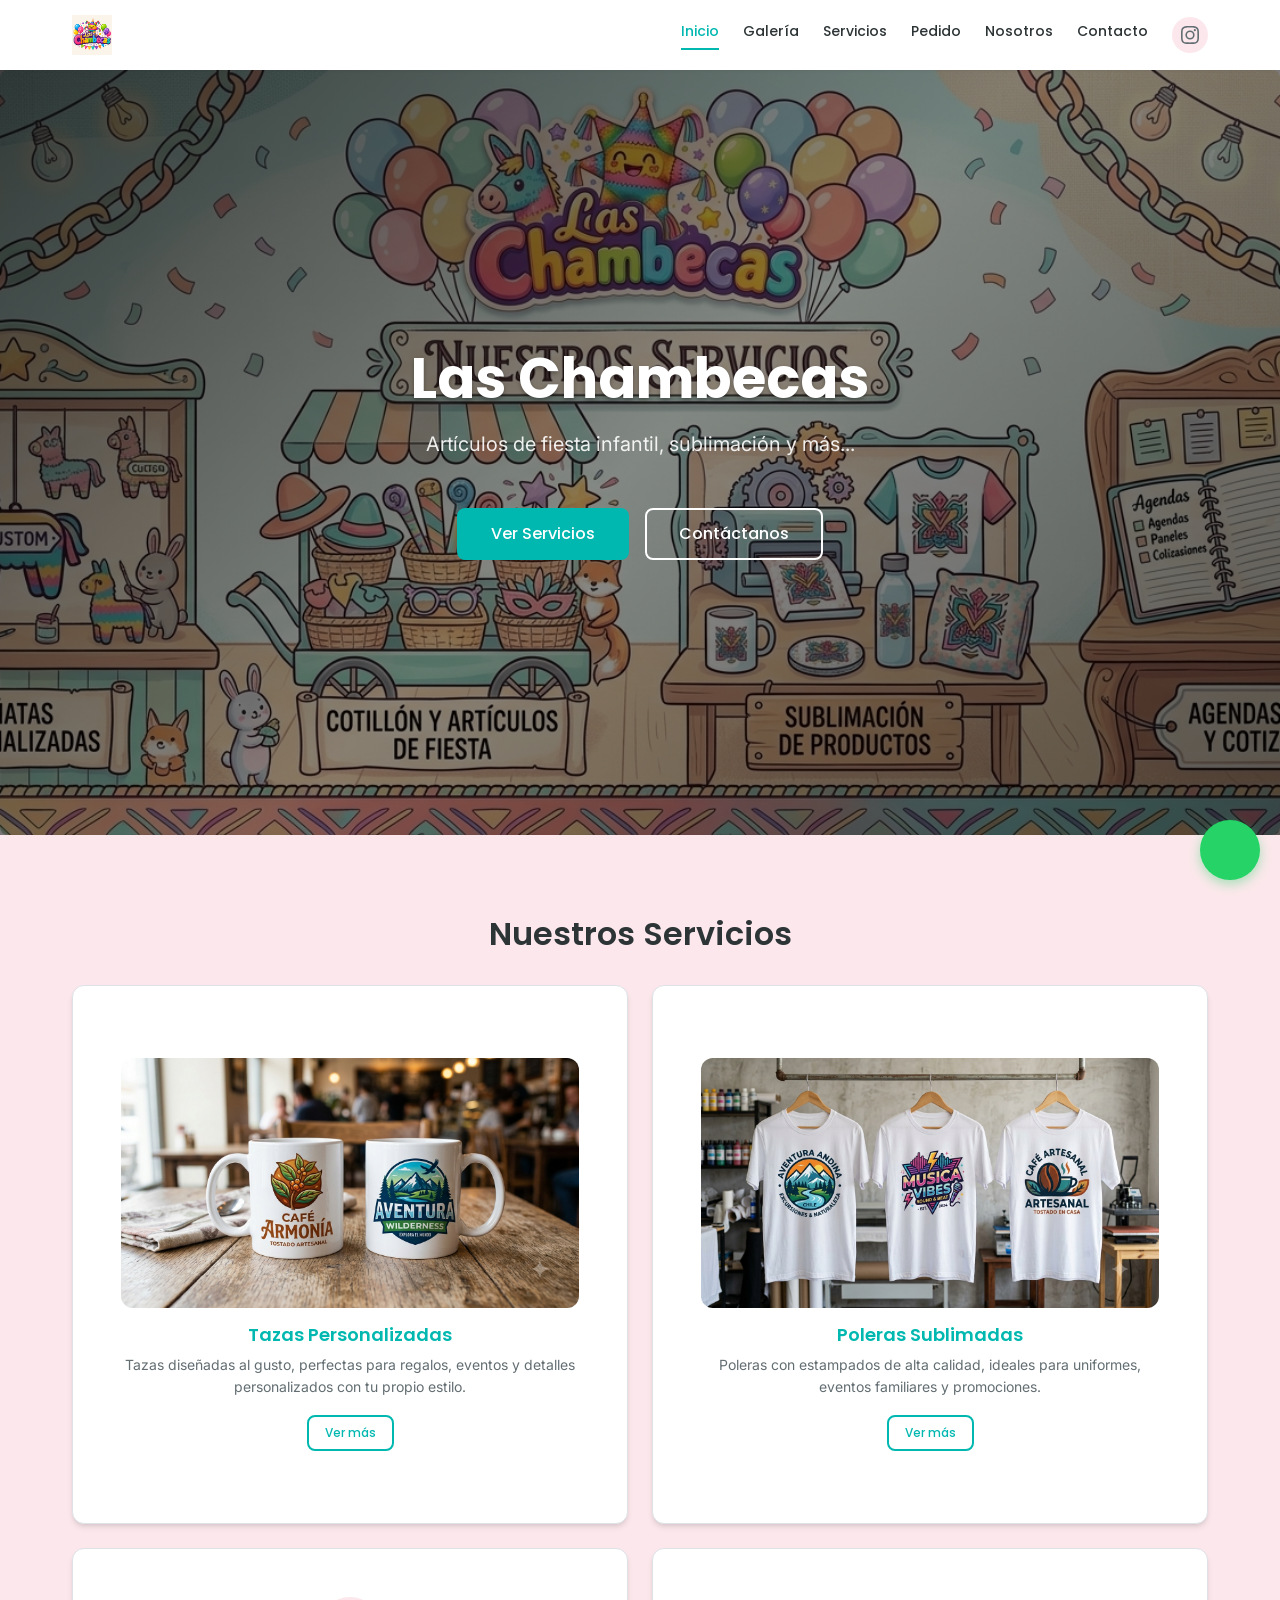
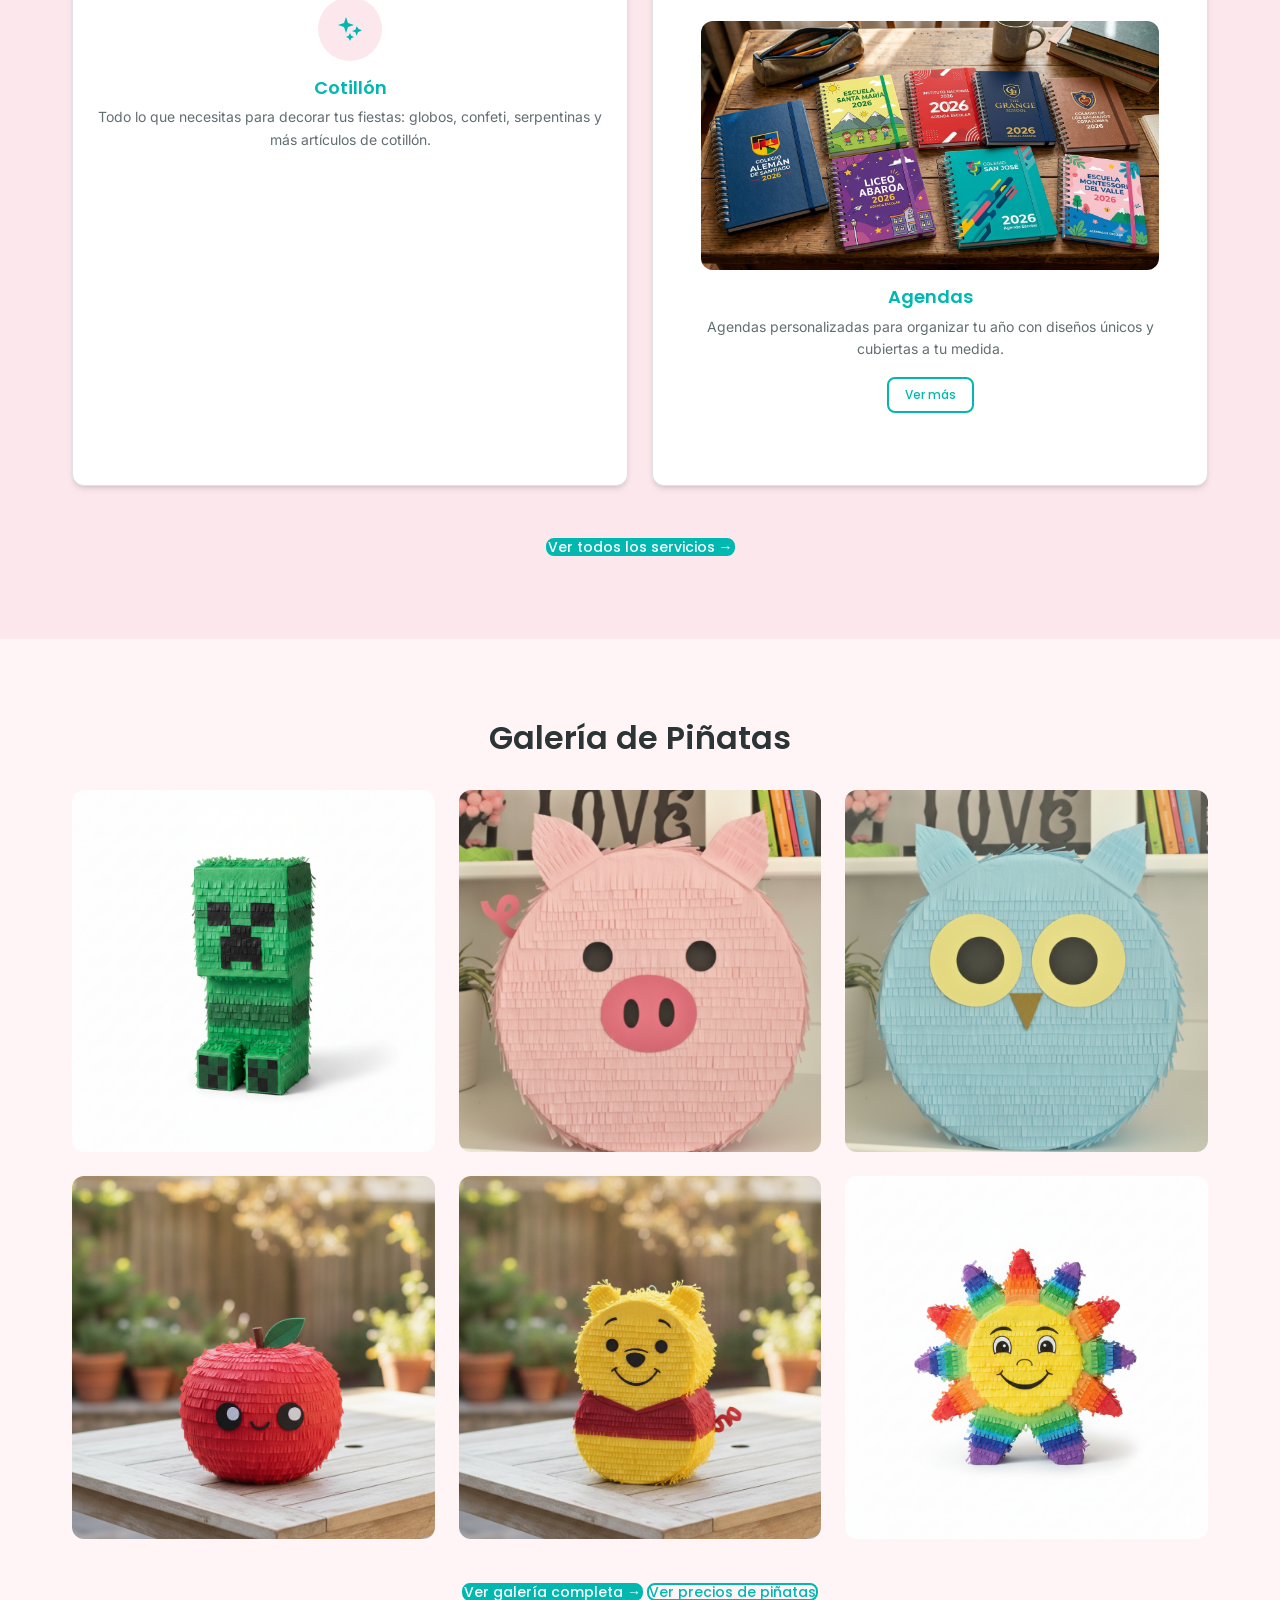
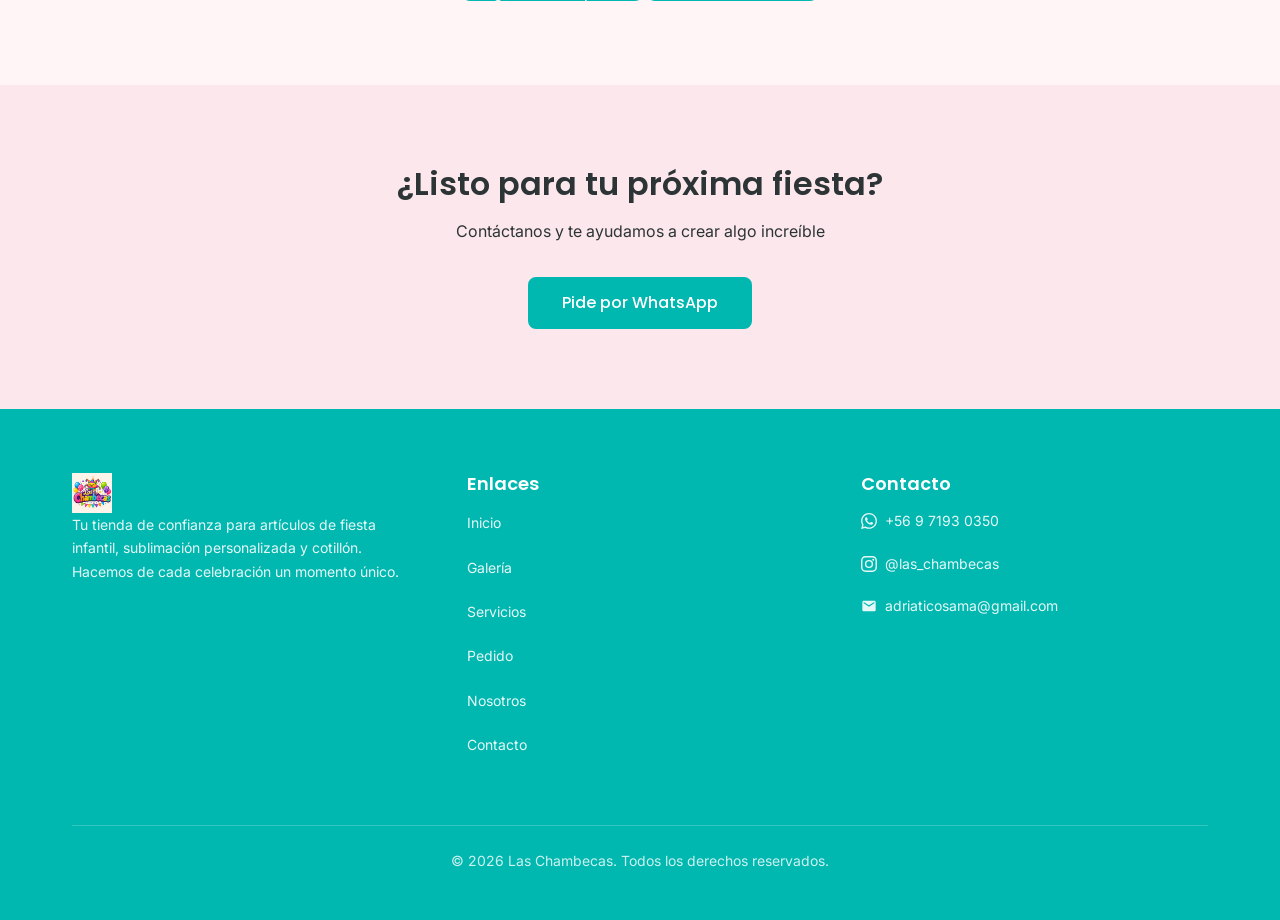
<file: index.html>
<!DOCTYPE html>
<html lang="es">
<head>
  <meta charset="UTF-8">
  <meta name="viewport" content="width=device-width, initial-scale=1.0">
  <meta name="description" content="Las Chambecas — Artículos de fiesta infantil, sublimación personalizada, cotillón y más. Tu tienda de confianza para celebraciones inolvidables.">
  <meta property="og:title" content="Las Chambecas — Fiestas Infantiles y Sublimación">
  <meta property="og:description" content="Artículos de fiesta infantil, sublimación personalizada y cotillón. ¡Celebra con estilo!">
  <meta property="og:type" content="website">
  <meta property="og:url" content="https://laschambecas.cl">
  <meta property="og:image" content="branding/logo.png">

  <title>Las Chambecas — Fiestas Infantiles y Sublimación</title>

  <!-- Favicon -->
  <link rel="icon" type="image/png" sizes="32x32" href="branding/logo.png">
  <link rel="apple-touch-icon" href="branding/logo.png">

  <!-- Google Fonts -->
  <link rel="preconnect" href="https://fonts.googleapis.com">
  <link rel="preconnect" href="https://fonts.gstatic.com" crossorigin>
  <link href="https://fonts.googleapis.com/css2?family=Poppins:wght@400;500;600;700&family=Inter:wght@400;500&display=swap" rel="stylesheet">

  <!-- CSS -->
  <link rel="stylesheet" href="css/style.css">
</head>
<body>

  <!-- ============================================================
       SKIP LINK
       ============================================================ -->
  <a href="#main-content" class="skip-link">Saltar al contenido principal</a>

  <!-- ============================================================
       HEADER
       ============================================================ -->
  <header class="header" role="banner">
    <div class="header__inner">

      <!-- Logo -->
      <a href="index.html" class="logo" aria-label="Las Chambecas — Inicio">
        <img class="logo__img" src="branding/logo.png" alt="Las Chambecas" width="40" height="40">
      </a>

      <!-- Navegación (mobile panel + desktop horizontal) -->
      <nav class="nav nav--mobile" aria-label="Menú de navegación principal">
        <ul class="nav__list">
          <li><a href="index.html" class="nav__link nav__link--active">Inicio</a></li>
          <li><a href="galeria.html" class="nav__link">Galería</a></li>
          <li><a href="servicios.html" class="nav__link">Servicios</a></li>
          <li><a href="pedido.html" class="nav__link">Pedido</a></li>
          <li><a href="nosotros.html" class="nav__link">Nosotros</a></li>
          <li><a href="contacto.html" class="nav__link">Contacto</a></li>
        </ul>

        <!-- Redes sociales en el menú (visible en mobile panel y desktop) -->
        <div class="header__social">
          <a href="https://www.instagram.com/las_chambecas/"
             class="header__social-link"
             target="_blank"
             rel="noopener noreferrer"
             aria-label="Síguenos en Instagram">
            <svg xmlns="http://www.w3.org/2000/svg" viewBox="0 0 24 24" width="18" height="18" aria-hidden="true">
              <path d="M12 2.163c3.204 0 3.584.012 4.85.07 3.252.148 4.771 1.691 4.919 4.919.058 1.265.069 1.645.069 4.849 0 3.205-.012 3.584-.069 4.849-.149 3.225-1.664 4.771-4.919 4.919-1.266.058-1.644.07-4.85.07-3.204 0-3.584-.012-4.849-.07-3.26-.149-4.771-1.699-4.919-4.92-.058-1.265-.07-1.644-.07-4.849 0-3.204.013-3.583.07-4.849.149-3.227 1.664-4.771 4.919-4.919 1.266-.057 1.645-.069 4.849-.069zM12 0C8.741 0 8.333.014 7.053.072 2.695.272.273 2.69.073 7.052.014 8.333 0 8.741 0 12c0 3.259.014 3.668.072 4.948.2 4.358 2.618 6.78 6.98 6.98C8.333 23.986 8.741 24 12 24c3.259 0 3.668-.014 4.948-.072 4.354-.2 6.782-2.618 6.979-6.98.059-1.28.073-1.689.073-4.948 0-3.259-.014-3.667-.072-4.947-.196-4.354-2.617-6.78-6.979-6.98C15.668.014 15.259 0 12 0zm0 5.838a6.162 6.162 0 100 12.324 6.162 6.162 0 000-12.324zM12 16a4 4 0 110-8 4 4 0 010 8zm6.406-11.845a1.44 1.44 0 100 2.881 1.44 1.44 0 000-2.881z"/>
            </svg>
          </a>
        </div>
      </nav>

      <!-- Botón menú hamburguesa (visible solo en mobile) -->
      <button class="menu-toggle hide-desktop" aria-label="Abrir menú de navegación" aria-expanded="false">
        <span class="menu-toggle__line"></span>
        <span class="menu-toggle__line"></span>
        <span class="menu-toggle__line"></span>
      </button>

      <!-- Overlay del menú móvil -->
      <div class="nav-overlay" aria-hidden="true"></div>

    </div>
  </header>

  <!-- ============================================================
       MAIN CONTENT
       ============================================================ -->
  <main id="main-content">

    <!-- ==========================================================
         HERO
         ========================================================== -->
    <section class="hero">
      <img class="hero__background"
           src="branding/banner.png"
           alt=""
           aria-hidden="true"
           loading="eager">
      <div class="hero__overlay" aria-hidden="true"></div>
      <div class="hero__content">
        <h1 class="hero__title">Las Chambecas</h1>
        <p class="hero__subtitle">Artículos de fiesta infantil, sublimación y más...</p>
        <div class="hero__actions">
          <a href="servicios.html" class="btn btn--primary btn--lg">Ver Servicios</a>
          <a href="contacto.html" class="btn btn--outline btn--lg">Contáctanos</a>
        </div>
      </div>
    </section>

    <!-- ==========================================================
         SERVICIOS
         ========================================================== -->
    <section class="section section--alt" id="servicios" aria-labelledby="servicios-heading">
      <div class="container">
        <h2 id="servicios-heading" class="text-center mb-xl">Nuestros Servicios</h2>

        <div class="grid grid--2">

          <!-- Tazas Personalizadas -->
          <article class="card card--service">
            <div class="card__body">
               <img src="imagenes/taza1.png"
                    alt="Tazas personalizadas con diseños únicos"
                    loading="lazy"
                    class="mb-md block rounded-lg w-full">
              <h3 class="card__title">Tazas Personalizadas</h3>
              <p class="card__text">Tazas diseñadas al gusto, perfectas para regalos, eventos y detalles personalizados con tu propio estilo.</p>
              <a href="servicios.html" class="btn btn--outline btn--sm mt-md">Ver más</a>
            </div>
          </article>

          <!-- Poleras Sublimadas -->
          <article class="card card--service">
            <div class="card__body">
               <img src="imagenes/poleras1.png"
                    alt="Poleras sublimadas con estampados de alta calidad"
                    loading="lazy"
                    class="mb-md block rounded-lg w-full">
              <h3 class="card__title">Poleras Sublimadas</h3>
              <p class="card__text">Poleras con estampados de alta calidad, ideales para uniformes, eventos familiares y promociones.</p>
              <a href="servicios.html" class="btn btn--outline btn--sm mt-md">Ver más</a>
            </div>
          </article>

          <!-- Cotillón -->
          <article class="card card--service">
            <div class="card__icon">
              <svg xmlns="http://www.w3.org/2000/svg" viewBox="0 0 24 24" width="32" height="32" aria-hidden="true">
                <path d="M9 3L7.5 7.5 3 9l4.5 1.5L9 15l1.5-4.5L15 9l-4.5-1.5L9 3zm8 7l-1 2.5-2.5 1 2.5 1 1 2.5 1-2.5L21 13l-2.5-1L17 10zm-5 5l-1 2-2 1 2 1 1 2 1-2 2-1-2-1-1-2z"/>
              </svg>
            </div>
            <h3 class="card__title">Cotillón</h3>
            <p class="card__text">Todo lo que necesitas para decorar tus fiestas: globos, confeti, serpentinas y más artículos de cotillón.</p>
          </article>

          <!-- Agendas -->
          <article class="card card--service">
            <div class="card__body">
               <img src="imagenes/agenda1.png"
                    alt="Agendas personalizadas con diseños exclusivos"
                    loading="lazy"
                    class="mb-md block rounded-lg w-full">
              <h3 class="card__title">Agendas</h3>
              <p class="card__text">Agendas personalizadas para organizar tu año con diseños únicos y cubiertas a tu medida.</p>
              <a href="servicios.html" class="btn btn--outline btn--sm mt-md">Ver más</a>
            </div>
          </article>

        </div>

        <div class="text-center mt-2xl">
          <a href="servicios.html" class="btn btn--primary">Ver todos los servicios &rarr;</a>
        </div>
      </div>
    </section>

    <!-- ==========================================================
         GALERÍA DE PIÑATAS
         ========================================================== -->
    <section class="section section--gallery" id="galeria" aria-labelledby="galeria-heading">
      <div class="container">
        <h2 id="galeria-heading" class="text-center mb-xl">Galería de Piñatas</h2>

        <div class="grid grid--3">

          <a href="galeria.html" class="gallery__item" aria-label="Ver piñata infantil decorativa en la galería">
            <img src="imagenes/foto1.png" alt="Piñata infantil decorativa de personaje animado" loading="lazy">
            <div class="gallery__item-overlay">
              <svg xmlns="http://www.w3.org/2000/svg" viewBox="0 0 24 24" width="48" height="48" aria-hidden="true">
                <path d="M15.5 14h-.79l-.28-.27A6.471 6.471 0 0016 9.5 6.5 6.5 0 109.5 16c1.61 0 3.09-.59 4.23-1.57l.27.28v.79l5 4.99L20.49 19l-4.99-5zm-6 0C7.01 14 5 11.99 5 9.5S7.01 5 9.5 5 14 7.01 14 9.5 11.99 14 9.5 14z"/>
              </svg>
            </div>
          </a>

          <a href="galeria.html" class="gallery__item" aria-label="Ver piñata temática infantil en la galería">
            <img src="imagenes/foto2.png" alt="Piñata temática infantil de superhéroe" loading="lazy">
            <div class="gallery__item-overlay">
              <svg xmlns="http://www.w3.org/2000/svg" viewBox="0 0 24 24" width="48" height="48" aria-hidden="true">
                <path d="M15.5 14h-.79l-.28-.27A6.471 6.471 0 0016 9.5 6.5 6.5 0 109.5 16c1.61 0 3.09-.59 4.23-1.57l.27.28v.79l5 4.99L20.49 19l-4.99-5zm-6 0C7.01 14 5 11.99 5 9.5S7.01 5 9.5 5 14 7.01 14 9.5 11.99 14 9.5 14z"/>
              </svg>
            </div>
          </a>

          <a href="galeria.html" class="gallery__item" aria-label="Ver piñata de unicornio en la galería">
            <img src="imagenes/foto3.png" alt="Piñata de unicornio con colores pastel" loading="lazy">
            <div class="gallery__item-overlay">
              <svg xmlns="http://www.w3.org/2000/svg" viewBox="0 0 24 24" width="48" height="48" aria-hidden="true">
                <path d="M15.5 14h-.79l-.28-.27A6.471 6.471 0 0016 9.5 6.5 6.5 0 109.5 16c1.61 0 3.09-.59 4.23-1.57l.27.28v.79l5 4.99L20.49 19l-4.99-5zm-6 0C7.01 14 5 11.99 5 9.5S7.01 5 9.5 5 14 7.01 14 9.5 11.99 14 9.5 14z"/>
              </svg>
            </div>
          </a>

          <a href="galeria.html" class="gallery__item" aria-label="Ver piñata de número gigante en la galería">
            <img src="imagenes/foto4.png" alt="Piñata de número gigante para cumpleaños" loading="lazy">
            <div class="gallery__item-overlay">
              <svg xmlns="http://www.w3.org/2000/svg" viewBox="0 0 24 24" width="48" height="48" aria-hidden="true">
                <path d="M15.5 14h-.79l-.28-.27A6.471 6.471 0 0016 9.5 6.5 6.5 0 109.5 16c1.61 0 3.09-.59 4.23-1.57l.27.28v.79l5 4.99L20.49 19l-4.99-5zm-6 0C7.01 14 5 11.99 5 9.5S7.01 5 9.5 5 14 7.01 14 9.5 11.99 14 9.5 14z"/>
              </svg>
            </div>
          </a>

          <a href="galeria.html" class="gallery__item" aria-label="Ver piñata de personaje infantil en la galería">
            <img src="imagenes/foto5.png" alt="Piñata de personaje infantil para fiestas" loading="lazy">
            <div class="gallery__item-overlay">
              <svg xmlns="http://www.w3.org/2000/svg" viewBox="0 0 24 24" width="48" height="48" aria-hidden="true">
                <path d="M15.5 14h-.79l-.28-.27A6.471 6.471 0 0016 9.5 6.5 6.5 0 109.5 16c1.61 0 3.09-.59 4.23-1.57l.27.28v.79l5 4.99L20.49 19l-4.99-5zm-6 0C7.01 14 5 11.99 5 9.5S7.01 5 9.5 5 14 7.01 14 9.5 11.99 14 9.5 14z"/>
              </svg>
            </div>
          </a>

          <a href="galeria.html" class="gallery__item" aria-label="Ver piñata de estrella en la galería">
            <img src="imagenes/foto6.png" alt="Piñata de estrella decorativa" loading="lazy">
            <div class="gallery__item-overlay">
              <svg xmlns="http://www.w3.org/2000/svg" viewBox="0 0 24 24" width="48" height="48" aria-hidden="true">
                <path d="M15.5 14h-.79l-.28-.27A6.471 6.471 0 0016 9.5 6.5 6.5 0 109.5 16c1.61 0 3.09-.59 4.23-1.57l.27.28v.79l5 4.99L20.49 19l-4.99-5zm-6 0C7.01 14 5 11.99 5 9.5S7.01 5 9.5 5 14 7.01 14 9.5 11.99 14 9.5 14z"/>
              </svg>
            </div>
          </a>

        </div>

        <div class="text-center mt-xl">
          <a href="galeria.html" class="btn btn--primary">Ver galería completa &rarr;</a>
          <a href="producto.html?producto=pinatas" class="btn btn--outline mt-sm">Ver precios de piñatas</a>
        </div>
      </div>
    </section>

    <!-- ==========================================================
         CTA — LLAMADO A LA ACCIÓN
         ========================================================== -->
    <section class="section bg-alt" aria-labelledby="cta-heading">
      <div class="container text-center">
        <h2 id="cta-heading" class="mb-md">¿Listo para tu próxima fiesta?</h2>
        <p class="mb-xl">
          Contáctanos y te ayudamos a crear algo increíble
        </p>
        <a href="https://wa.me/56971930350"
           class="btn btn--primary btn--lg"
           target="_blank"
           rel="noopener noreferrer">
          Pide por WhatsApp
        </a>
      </div>
    </section>

  </main>

  <!-- ============================================================
       FOOTER
       ============================================================ -->
  <footer class="footer" role="contentinfo">
    <div class="container">

      <div class="footer__grid">

        <!-- Columna 1: Marca -->
        <div>
          <a href="index.html" class="logo" aria-label="Las Chambecas — Inicio">
            <img class="logo__img" src="branding/logo.png" alt="Las Chambecas" width="40" height="40" loading="lazy">
          </a>
          <p class="footer__text">
            Tu tienda de confianza para artículos de fiesta infantil, sublimación personalizada y cotillón. Hacemos de cada celebración un momento único.
          </p>
        </div>

        <!-- Columna 2: Enlaces -->
        <div>
          <h3 class="footer__title">Enlaces</h3>
          <ul>
            <li><a href="index.html" class="footer__link">Inicio</a></li>
            <li><a href="galeria.html" class="footer__link">Galería</a></li>
            <li><a href="servicios.html" class="footer__link">Servicios</a></li>
            <li><a href="pedido.html" class="footer__link">Pedido</a></li>
            <li><a href="nosotros.html" class="footer__link">Nosotros</a></li>
            <li><a href="contacto.html" class="footer__link">Contacto</a></li>
          </ul>
        </div>

        <!-- Columna 3: Contacto -->
        <div>
          <h3 class="footer__title">Contacto</h3>
          <ul>
            <li>
              <a href="https://wa.me/56971930350"
                 class="footer__link"
                 target="_blank"
                 rel="noopener noreferrer">
                <svg xmlns="http://www.w3.org/2000/svg" viewBox="0 0 24 24" width="16" height="16" fill="currentColor" aria-hidden="true">
                  <path d="M17.472 14.382c-.297-.149-1.758-.867-2.03-.967-.273-.099-.471-.148-.67.15-.197.297-.767.966-.94 1.164-.173.199-.347.223-.644.075-.297-.15-1.255-.463-2.39-1.475-.883-.788-1.48-1.761-1.653-2.059-.173-.297-.018-.458.13-.606.134-.133.298-.347.446-.52.149-.174.198-.298.298-.497.099-.198.05-.371-.025-.52-.075-.149-.669-1.612-.916-2.207-.242-.579-.487-.5-.669-.51-.173-.008-.371-.01-.57-.01-.198 0-.52.074-.792.372-.272.297-1.04 1.016-1.04 2.479 0 1.462 1.065 2.875 1.213 3.074.149.198 2.096 3.2 5.077 4.487.709.306 1.262.489 1.694.625.712.227 1.36.195 1.871.118.571-.085 1.758-.719 2.006-1.413.248-.694.248-1.289.173-1.413-.074-.124-.272-.198-.57-.347m-5.421 7.403h-.004a9.87 9.87 0 01-5.031-1.378l-.361-.214-3.741.982.998-3.648-.235-.374a9.86 9.86 0 01-1.51-5.26c.001-5.45 4.436-9.884 9.888-9.884 2.64 0 5.122 1.03 6.988 2.898a9.825 9.825 0 012.893 6.994c-.003 5.45-4.437 9.884-9.885 9.884m8.413-18.297A11.815 11.815 0 0012.05 0C5.495 0 .16 5.335.157 11.892c0 2.096.547 4.142 1.588 5.945L.057 24l6.305-1.654a11.882 11.882 0 005.683 1.448h.005c6.554 0 11.89-5.335 11.893-11.893a11.821 11.821 0 00-3.48-8.413z"/>
                </svg>
                +56 9 7193 0350
              </a>
            </li>
            <li>
              <a href="https://www.instagram.com/las_chambecas/"
                 class="footer__link"
                 target="_blank"
                 rel="noopener noreferrer">
                <svg xmlns="http://www.w3.org/2000/svg" viewBox="0 0 24 24" width="16" height="16" fill="currentColor" aria-hidden="true">
                  <path d="M12 2.163c3.204 0 3.584.012 4.85.07 3.252.148 4.771 1.691 4.919 4.919.058 1.265.069 1.645.069 4.849 0 3.205-.012 3.584-.069 4.849-.149 3.225-1.664 4.771-4.919 4.919-1.266.058-1.644.07-4.85.07-3.204 0-3.584-.012-4.849-.07-3.26-.149-4.771-1.699-4.919-4.92-.058-1.265-.07-1.644-.07-4.849 0-3.204.013-3.583.07-4.849.149-3.227 1.664-4.771 4.919-4.919 1.266-.057 1.645-.069 4.849-.069zM12 0C8.741 0 8.333.014 7.053.072 2.695.272.273 2.69.073 7.052.014 8.333 0 8.741 0 12c0 3.259.014 3.668.072 4.948.2 4.358 2.618 6.78 6.98 6.98C8.333 23.986 8.741 24 12 24c3.259 0 3.668-.014 4.948-.072 4.354-.2 6.782-2.618 6.979-6.98.059-1.28.073-1.689.073-4.948 0-3.259-.014-3.667-.072-4.947-.196-4.354-2.617-6.78-6.979-6.98C15.668.014 15.259 0 12 0zm0 5.838a6.162 6.162 0 100 12.324 6.162 6.162 0 000-12.324zM12 16a4 4 0 110-8 4 4 0 010 8zm6.406-11.845a1.44 1.44 0 100 2.881 1.44 1.44 0 000-2.881z"/>
                </svg>
                @las_chambecas
              </a>
            </li>
            <li>
              <a href="mailto:adriaticosama@gmail.com"
                 class="footer__link">
                <svg xmlns="http://www.w3.org/2000/svg" viewBox="0 0 24 24" width="16" height="16" fill="currentColor" aria-hidden="true">
                  <path d="M20 4H4c-1.1 0-2 .9-2 2v12c0 1.1.9 2 2 2h16c1.1 0 2-.9 2-2V6c0-1.1-.9-2-2-2zm0 4l-8 5-8-5V6l8 5 8-5v2z"/>
                </svg>
                adriaticosama@gmail.com
              </a>
            </li>
          </ul>
        </div>

      </div>

      <!-- Copyright -->
      <div class="footer__bottom">
        <p>&copy; <span data-year>2026</span> Las Chambecas. Todos los derechos reservados.</p>
      </div>

    </div>
  </footer>

  <!-- ============================================================
       WHATSAPP FLOAT (contenedor para el JS)
       ============================================================ -->
  <div id="whatsapp-float" class="whatsapp-float"></div>

  <!-- ============================================================
       JAVASCRIPT
       ============================================================ -->
  <script src="js/main.js" defer></script>

</body>
</html>
</file>
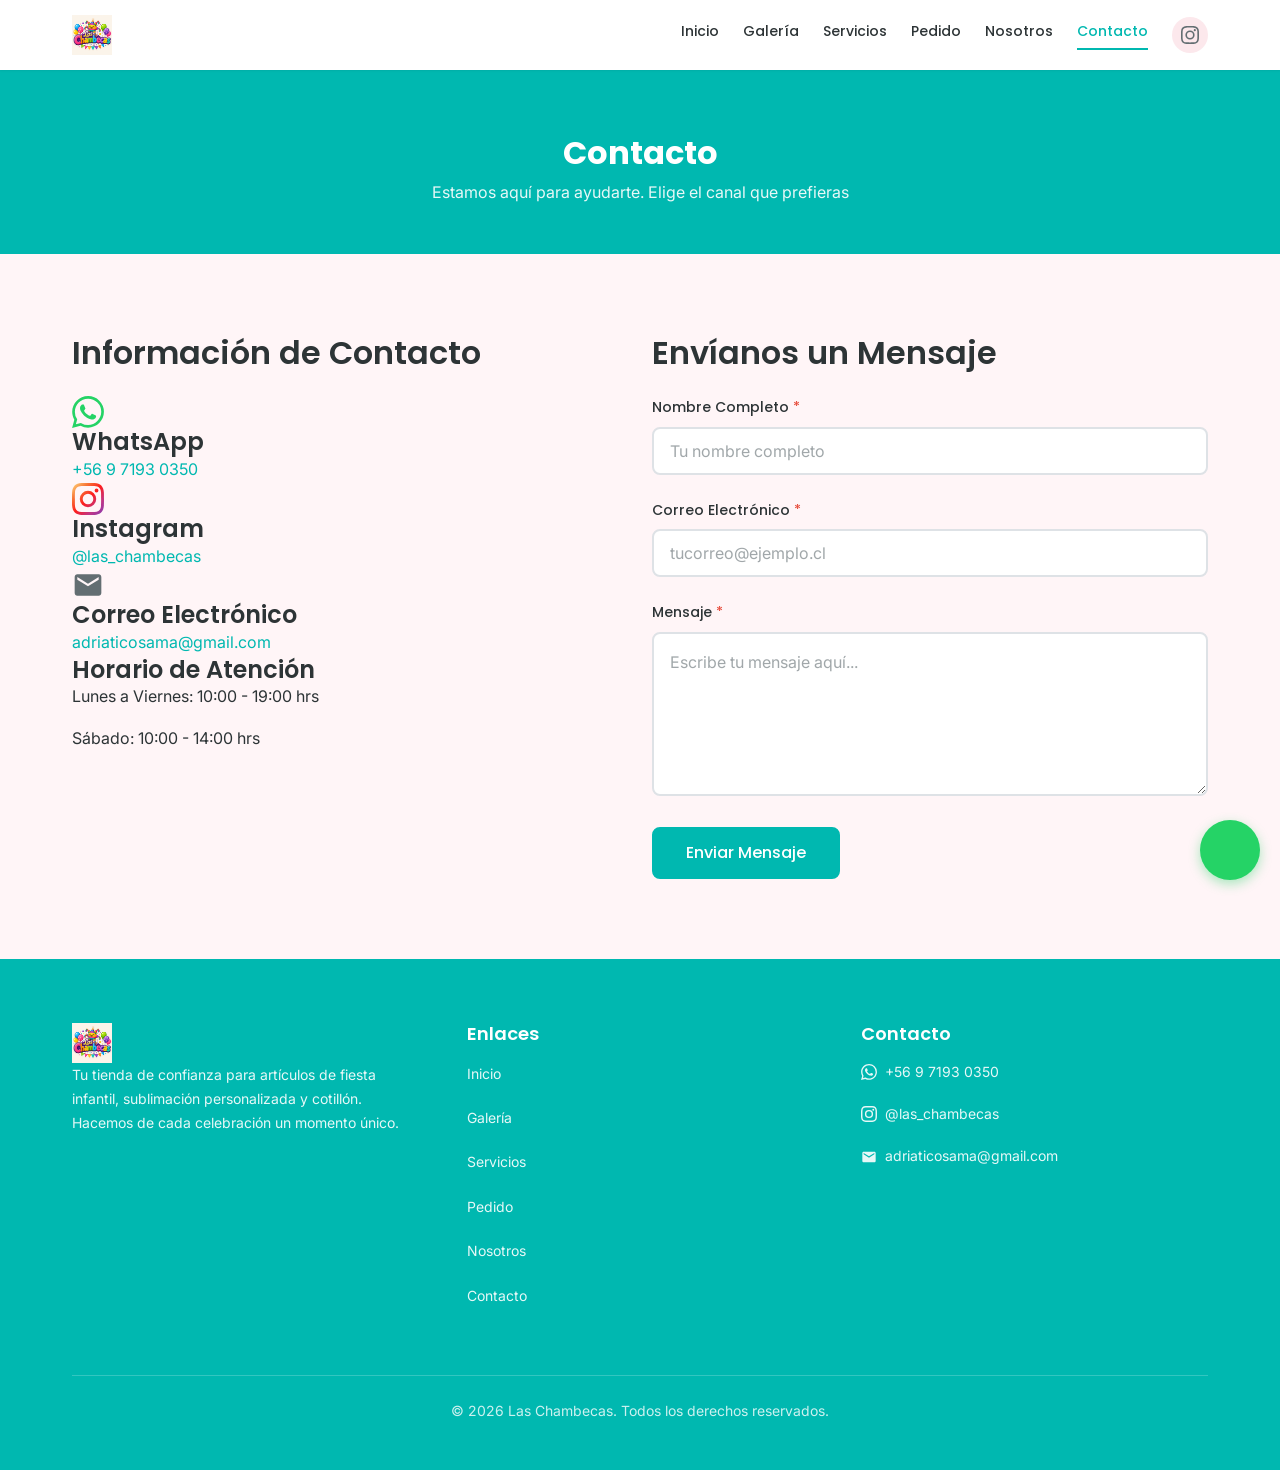
<file: contacto.html>
<!DOCTYPE html>
<html lang="es">
<head>
  <meta charset="UTF-8">
  <meta name="viewport" content="width=device-width, initial-scale=1.0">
  <meta name="description" content="Contacta con Las Chambecas — Estamos aquí para ayudarte. WhatsApp, Instagram, correo electrónico o formulario de contacto. ¡Te esperamos!">
  <meta property="og:title" content="Contacto — Las Chambecas">
  <meta property="og:description" content="Comunícate con nosotros por WhatsApp, Instagram, correo o mediante nuestro formulario de contacto. Te responderemos a la brevedad.">
  <meta property="og:type" content="website">
  <meta property="og:url" content="https://laschambecas.cl/contacto">
  <meta property="og:image" content="branding/logo.png">

  <title>Contacto — Las Chambecas</title>

  <!-- Favicon -->
  <link rel="icon" type="image/png" sizes="32x32" href="branding/logo.png">
  <link rel="apple-touch-icon" href="branding/logo.png">

  <!-- Google Fonts -->
  <link rel="preconnect" href="https://fonts.googleapis.com">
  <link rel="preconnect" href="https://fonts.gstatic.com" crossorigin>
  <link href="https://fonts.googleapis.com/css2?family=Poppins:wght@400;500;600;700&family=Inter:wght@400;500&display=swap" rel="stylesheet">

  <!-- CSS -->
  <link rel="stylesheet" href="css/style.css">
</head>
<body>

  <!-- ============================================================
       SKIP LINK
       ============================================================ -->
  <a href="#main-content" class="skip-link">Saltar al contenido principal</a>

  <!-- ============================================================
       HEADER
       ============================================================ -->
  <header class="header" role="banner">
    <div class="header__inner">

      <!-- Logo -->
      <a href="index.html" class="logo" aria-label="Las Chambecas — Inicio">
        <img class="logo__img" src="branding/logo.png" alt="Las Chambecas" width="40" height="40">
      </a>

      <!-- Navegación (mobile panel + desktop horizontal) -->
      <nav class="nav nav--mobile" aria-label="Menú de navegación principal">
        <ul class="nav__list">
          <li><a href="index.html" class="nav__link">Inicio</a></li>
          <li><a href="galeria.html" class="nav__link">Galería</a></li>
          <li><a href="servicios.html" class="nav__link">Servicios</a></li>
          <li><a href="pedido.html" class="nav__link">Pedido</a></li>
          <li><a href="nosotros.html" class="nav__link">Nosotros</a></li>
          <li><a href="contacto.html" class="nav__link nav__link--active">Contacto</a></li>
        </ul>

        <!-- Redes sociales en el menú (visible en mobile panel y desktop) -->
        <div class="header__social">
          <a href="https://www.instagram.com/las_chambecas/"
             class="header__social-link"
             target="_blank"
             rel="noopener noreferrer"
             aria-label="Síguenos en Instagram">
            <svg xmlns="http://www.w3.org/2000/svg" viewBox="0 0 24 24" width="18" height="18" aria-hidden="true">
              <path d="M12 2.163c3.204 0 3.584.012 4.85.07 3.252.148 4.771 1.691 4.919 4.919.058 1.265.069 1.645.069 4.849 0 3.205-.012 3.584-.069 4.849-.149 3.225-1.664 4.771-4.919 4.919-1.266.058-1.644.07-4.85.07-3.204 0-3.584-.012-4.849-.07-3.26-.149-4.771-1.699-4.919-4.92-.058-1.265-.07-1.644-.07-4.849 0-3.204.013-3.583.07-4.849.149-3.227 1.664-4.771 4.919-4.919 1.266-.057 1.645-.069 4.849-.069zM12 0C8.741 0 8.333.014 7.053.072 2.695.272.273 2.69.073 7.052.014 8.333 0 8.741 0 12c0 3.259.014 3.668.072 4.948.2 4.358 2.618 6.78 6.98 6.98C8.333 23.986 8.741 24 12 24c3.259 0 3.668-.014 4.948-.072 4.354-.2 6.782-2.618 6.979-6.98.059-1.28.073-1.689.073-4.948 0-3.259-.014-3.667-.072-4.947-.196-4.354-2.617-6.78-6.979-6.98C15.668.014 15.259 0 12 0zm0 5.838a6.162 6.162 0 100 12.324 6.162 6.162 0 000-12.324zM12 16a4 4 0 110-8 4 4 0 010 8zm6.406-11.845a1.44 1.44 0 100 2.881 1.44 1.44 0 000-2.881z"/>
            </svg>
          </a>
        </div>
      </nav>

      <!-- Botón menú hamburguesa (visible solo en mobile) -->
      <button class="menu-toggle hide-desktop" aria-label="Abrir menú de navegación" aria-expanded="false">
        <span class="menu-toggle__line"></span>
        <span class="menu-toggle__line"></span>
        <span class="menu-toggle__line"></span>
      </button>

      <!-- Overlay del menú móvil -->
      <div class="nav-overlay" aria-hidden="true"></div>

    </div>
  </header>

  <!-- ============================================================
       MAIN CONTENT
       ============================================================ -->
  <main id="main-content">

    <!-- ==========================================================
         PAGE HEADER
         ========================================================== -->
    <section class="page-header">
      <h1 class="page-header__title">Contacto</h1>
      <p class="page-header__subtitle">Estamos aquí para ayudarte. Elige el canal que prefieras</p>
    </section>

    <!-- ==========================================================
         CONTACT SECTION
         ========================================================== -->
    <section class="section">
      <div class="container grid grid--2">

        <!-- Columna izquierda: Información de Contacto -->
        <div class="contact-info">

          <h2 class="mb-lg">Información de Contacto</h2>

          <!-- WhatsApp -->
          <div class="contact-card">
            <div class="contact-card__icon">
              <svg xmlns="http://www.w3.org/2000/svg" viewBox="0 0 24 24" width="32" height="32" fill="#25D366" aria-hidden="true">
                <path d="M17.472 14.382c-.297-.149-1.758-.867-2.03-.967-.273-.099-.471-.148-.67.15-.197.297-.767.966-.94 1.164-.173.199-.347.223-.644.075-.297-.15-1.255-.463-2.39-1.475-.883-.788-1.48-1.761-1.653-2.059-.173-.297-.018-.458.13-.606.134-.133.298-.347.446-.52.149-.174.198-.298.298-.497.099-.198.05-.371-.025-.52-.075-.149-.669-1.612-.916-2.207-.242-.579-.487-.5-.669-.51-.173-.008-.371-.01-.57-.01-.198 0-.52.074-.792.372-.272.297-1.04 1.016-1.04 2.479 0 1.462 1.065 2.875 1.213 3.074.149.198 2.096 3.2 5.077 4.487.709.306 1.262.489 1.694.625.712.227 1.36.195 1.871.118.571-.085 1.758-.719 2.006-1.413.248-.694.248-1.289.173-1.413-.074-.124-.272-.198-.57-.347m-5.421 7.403h-.004a9.87 9.87 0 01-5.031-1.378l-.361-.214-3.741.982.998-3.648-.235-.374a9.86 9.86 0 01-1.51-5.26c.001-5.45 4.436-9.884 9.888-9.884 2.64 0 5.122 1.03 6.988 2.898a9.825 9.825 0 012.893 6.994c-.003 5.45-4.437 9.884-9.885 9.884m8.413-18.297A11.815 11.815 0 0012.05 0C5.495 0 .16 5.335.157 11.892c0 2.096.547 4.142 1.588 5.945L.057 24l6.305-1.654a11.882 11.882 0 005.683 1.448h.005c6.554 0 11.89-5.335 11.893-11.893a11.821 11.821 0 00-3.48-8.413z"/>
              </svg>
            </div>
            <div class="contact-card__body">
              <h3>WhatsApp</h3>
              <a href="https://wa.me/56971930350"
                 target="_blank"
                 rel="noopener noreferrer">+56 9 7193 0350</a>
            </div>
          </div>

          <!-- Instagram -->
          <div class="contact-card">
            <div class="contact-card__icon">
              <svg xmlns="http://www.w3.org/2000/svg" viewBox="0 0 24 24" width="32" height="32" aria-hidden="true">
                <defs>
                  <linearGradient id="instagram-gradient" x1="0" y1="0" x2="24" y2="24" gradientUnits="userSpaceOnUse">
                    <stop offset="0%" stop-color="#FFDC80"/>
                    <stop offset="25%" stop-color="#F77737"/>
                    <stop offset="50%" stop-color="#FD1D1D"/>
                    <stop offset="75%" stop-color="#C13584"/>
                    <stop offset="100%" stop-color="#833AB4"/>
                  </linearGradient>
                </defs>
                <path d="M12 2.163c3.204 0 3.584.012 4.85.07 3.252.148 4.771 1.691 4.919 4.919.058 1.265.069 1.645.069 4.849 0 3.205-.012 3.584-.069 4.849-.149 3.225-1.664 4.771-4.919 4.919-1.266.058-1.644.07-4.85.07-3.204 0-3.584-.012-4.849-.07-3.26-.149-4.771-1.699-4.919-4.92-.058-1.265-.07-1.644-.07-4.849 0-3.204.013-3.583.07-4.849.149-3.227 1.664-4.771 4.919-4.919 1.266-.057 1.645-.069 4.849-.069zM12 0C8.741 0 8.333.014 7.053.072 2.695.272.273 2.69.073 7.052.014 8.333 0 8.741 0 12c0 3.259.014 3.668.072 4.948.2 4.358 2.618 6.78 6.98 6.98C8.333 23.986 8.741 24 12 24c3.259 0 3.668-.014 4.948-.072 4.354-.2 6.782-2.618 6.979-6.98.059-1.28.073-1.689.073-4.948 0-3.259-.014-3.667-.072-4.947-.196-4.354-2.617-6.78-6.979-6.98C15.668.014 15.259 0 12 0zm0 5.838a6.162 6.162 0 100 12.324 6.162 6.162 0 000-12.324zM12 16a4 4 0 110-8 4 4 0 010 8zm6.406-11.845a1.44 1.44 0 100 2.881 1.44 1.44 0 000-2.881z" fill="url(#instagram-gradient)"/>
              </svg>
            </div>
            <div class="contact-card__body">
              <h3>Instagram</h3>
              <a href="https://www.instagram.com/las_chambecas/"
                 target="_blank"
                 rel="noopener noreferrer">@las_chambecas</a>
            </div>
          </div>

          <!-- Correo Electrónico -->
          <div class="contact-card">
            <div class="contact-card__icon">
              <svg xmlns="http://www.w3.org/2000/svg" viewBox="0 0 24 24" width="32" height="32" fill="#636E72" aria-hidden="true">
                <path d="M20 4H4c-1.1 0-2 .9-2 2v12c0 1.1.9 2 2 2h16c1.1 0 2-.9 2-2V6c0-1.1-.9-2-2-2zm0 4l-8 5-8-5V6l8 5 8-5v2z"/>
              </svg>
            </div>
            <div class="contact-card__body">
              <h3>Correo Electrónico</h3>
              <a href="mailto:adriaticosama@gmail.com">adriaticosama@gmail.com</a>
            </div>
          </div>

          <!-- Horario de Atención -->
          <div class="contact-hours">
            <h3>Horario de Atención</h3>
            <p>Lunes a Viernes: 10:00 - 19:00 hrs</p>
            <p>Sábado: 10:00 - 14:00 hrs</p>
          </div>

        </div>

        <!-- Columna derecha: Formulario -->
        <div class="contact-form-wrapper">

          <h2 class="mb-lg">Envíanos un Mensaje</h2>

          <form class="form"
                data-formspree
                action="https://formspree.io/f/mojovbnn"
                method="POST">

            <!-- Campo oculto: asunto -->
            <input type="hidden" name="_subject" value="Contacto - Las Chambecas">

            <!-- Nombre Completo -->
            <div class="form__group">
              <label for="contact-name" class="form__label">
                Nombre Completo <span class="text-error">*</span>
              </label>
              <input type="text"
                     id="contact-name"
                     name="name"
                     class="form__input"
                     placeholder="Tu nombre completo"
                     minlength="3"
                     required
                     aria-required="true">
            </div>

            <!-- Correo Electrónico -->
            <div class="form__group">
              <label for="contact-email" class="form__label">
                Correo Electrónico <span class="text-error">*</span>
              </label>
              <input type="email"
                     id="contact-email"
                     name="email"
                     class="form__input"
                     placeholder="tucorreo@ejemplo.cl"
                     required
                     aria-required="true">
            </div>

            <!-- Mensaje -->
            <div class="form__group">
              <label for="contact-message" class="form__label">
                Mensaje <span class="text-error">*</span>
              </label>
              <textarea id="contact-message"
                        name="message"
                        class="form__input form__textarea"
                        placeholder="Escribe tu mensaje aquí..."
                        minlength="10"
                        required
                        aria-required="true"
                        rows="5"></textarea>
            </div>

            <!-- Botón submit -->
            <button type="submit" class="btn btn--primary btn--lg form__submit">
              Enviar Mensaje
            </button>

          </form>

        </div>

      </div>
    </section>

  </main>

  <!-- ============================================================
       FOOTER
       ============================================================ -->
  <footer class="footer" role="contentinfo">
    <div class="container">

      <div class="footer__grid">

        <!-- Columna 1: Marca -->
        <div>
          <a href="index.html" class="logo" aria-label="Las Chambecas — Inicio">
            <img class="logo__img" src="branding/logo.png" alt="Las Chambecas" width="40" height="40" loading="lazy">
          </a>
          <p class="footer__text">
            Tu tienda de confianza para artículos de fiesta infantil, sublimación personalizada y cotillón. Hacemos de cada celebración un momento único.
          </p>
        </div>

        <!-- Columna 2: Enlaces -->
        <div>
          <h3 class="footer__title">Enlaces</h3>
          <ul>
            <li><a href="index.html" class="footer__link">Inicio</a></li>
            <li><a href="galeria.html" class="footer__link">Galería</a></li>
            <li><a href="servicios.html" class="footer__link">Servicios</a></li>
            <li><a href="pedido.html" class="footer__link">Pedido</a></li>
            <li><a href="nosotros.html" class="footer__link">Nosotros</a></li>
            <li><a href="contacto.html" class="footer__link">Contacto</a></li>
          </ul>
        </div>

        <!-- Columna 3: Contacto -->
        <div>
          <h3 class="footer__title">Contacto</h3>
          <ul>
            <li>
              <a href="https://wa.me/56971930350"
                 class="footer__link"
                 target="_blank"
                 rel="noopener noreferrer">
                <svg xmlns="http://www.w3.org/2000/svg" viewBox="0 0 24 24" width="16" height="16" fill="currentColor" aria-hidden="true">
                  <path d="M17.472 14.382c-.297-.149-1.758-.867-2.03-.967-.273-.099-.471-.148-.67.15-.197.297-.767.966-.94 1.164-.173.199-.347.223-.644.075-.297-.15-1.255-.463-2.39-1.475-.883-.788-1.48-1.761-1.653-2.059-.173-.297-.018-.458.13-.606.134-.133.298-.347.446-.52.149-.174.198-.298.298-.497.099-.198.05-.371-.025-.52-.075-.149-.669-1.612-.916-2.207-.242-.579-.487-.5-.669-.51-.173-.008-.371-.01-.57-.01-.198 0-.52.074-.792.372-.272.297-1.04 1.016-1.04 2.479 0 1.462 1.065 2.875 1.213 3.074.149.198 2.096 3.2 5.077 4.487.709.306 1.262.489 1.694.625.712.227 1.36.195 1.871.118.571-.085 1.758-.719 2.006-1.413.248-.694.248-1.289.173-1.413-.074-.124-.272-.198-.57-.347m-5.421 7.403h-.004a9.87 9.87 0 01-5.031-1.378l-.361-.214-3.741.982.998-3.648-.235-.374a9.86 9.86 0 01-1.51-5.26c.001-5.45 4.436-9.884 9.888-9.884 2.64 0 5.122 1.03 6.988 2.898a9.825 9.825 0 012.893 6.994c-.003 5.45-4.437 9.884-9.885 9.884m8.413-18.297A11.815 11.815 0 0012.05 0C5.495 0 .16 5.335.157 11.892c0 2.096.547 4.142 1.588 5.945L.057 24l6.305-1.654a11.882 11.882 0 005.683 1.448h.005c6.554 0 11.89-5.335 11.893-11.893a11.821 11.821 0 00-3.48-8.413z"/>
                </svg>
                +56 9 7193 0350
              </a>
            </li>
            <li>
              <a href="https://www.instagram.com/las_chambecas/"
                 class="footer__link"
                 target="_blank"
                 rel="noopener noreferrer">
                <svg xmlns="http://www.w3.org/2000/svg" viewBox="0 0 24 24" width="16" height="16" fill="currentColor" aria-hidden="true">
                  <path d="M12 2.163c3.204 0 3.584.012 4.85.07 3.252.148 4.771 1.691 4.919 4.919.058 1.265.069 1.645.069 4.849 0 3.205-.012 3.584-.069 4.849-.149 3.225-1.664 4.771-4.919 4.919-1.266.058-1.644.07-4.85.07-3.204 0-3.584-.012-4.849-.07-3.26-.149-4.771-1.699-4.919-4.92-.058-1.265-.07-1.644-.07-4.849 0-3.204.013-3.583.07-4.849.149-3.227 1.664-4.771 4.919-4.919 1.266-.057 1.645-.069 4.849-.069zM12 0C8.741 0 8.333.014 7.053.072 2.695.272.273 2.69.073 7.052.014 8.333 0 8.741 0 12c0 3.259.014 3.668.072 4.948.2 4.358 2.618 6.78 6.98 6.98C8.333 23.986 8.741 24 12 24c3.259 0 3.668-.014 4.948-.072 4.354-.2 6.782-2.618 6.979-6.98.059-1.28.073-1.689.073-4.948 0-3.259-.014-3.667-.072-4.947-.196-4.354-2.617-6.78-6.979-6.98C15.668.014 15.259 0 12 0zm0 5.838a6.162 6.162 0 100 12.324 6.162 6.162 0 000-12.324zM12 16a4 4 0 110-8 4 4 0 010 8zm6.406-11.845a1.44 1.44 0 100 2.881 1.44 1.44 0 000-2.881z"/>
                </svg>
                @las_chambecas
              </a>
            </li>
            <li>
              <a href="mailto:adriaticosama@gmail.com"
                 class="footer__link">
                <svg xmlns="http://www.w3.org/2000/svg" viewBox="0 0 24 24" width="16" height="16" fill="currentColor" aria-hidden="true">
                  <path d="M20 4H4c-1.1 0-2 .9-2 2v12c0 1.1.9 2 2 2h16c1.1 0 2-.9 2-2V6c0-1.1-.9-2-2-2zm0 4l-8 5-8-5V6l8 5 8-5v2z"/>
                </svg>
                adriaticosama@gmail.com
              </a>
            </li>
          </ul>
        </div>

      </div>

      <!-- Copyright -->
      <div class="footer__bottom">
        <p>&copy; <span data-year>2026</span> Las Chambecas. Todos los derechos reservados.</p>
      </div>

    </div>
  </footer>

  <!-- ============================================================
       WHATSAPP FLOAT (contenedor para el JS)
       ============================================================ -->
  <div id="whatsapp-float" class="whatsapp-float"></div>

  <!-- ============================================================
       JAVASCRIPT
       ============================================================ -->
  <script src="js/main.js" defer></script>

</body>
</html>
</file>
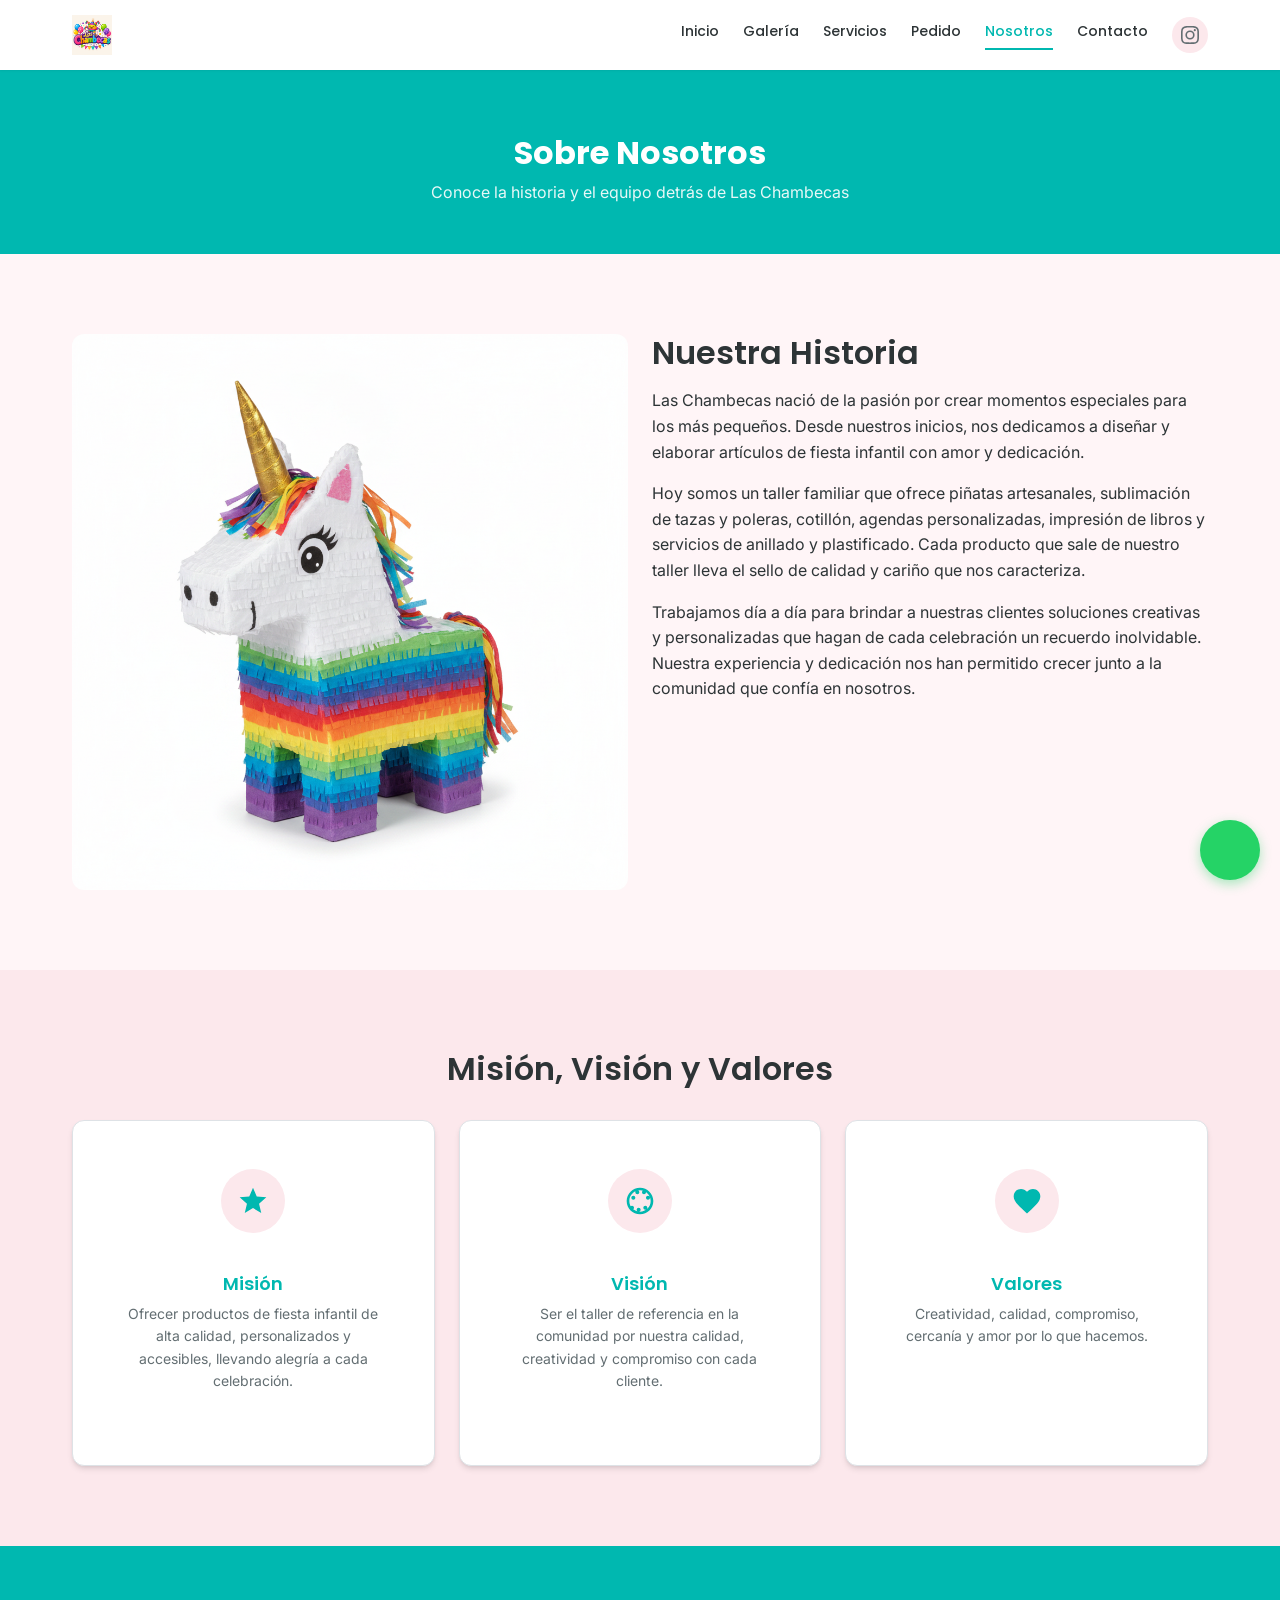
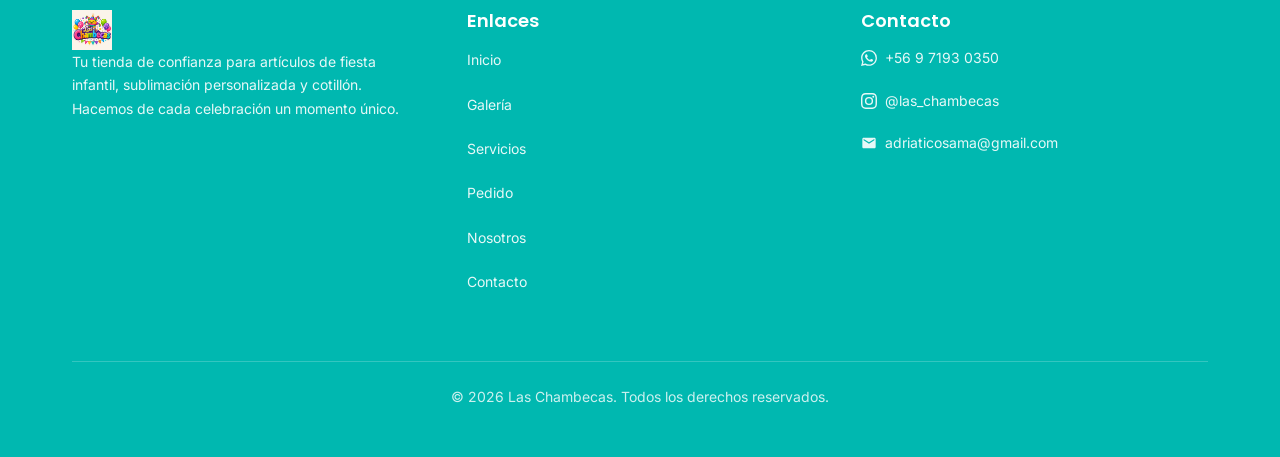
<file: nosotros.html>
<!DOCTYPE html>
<html lang="es">
<head>
  <meta charset="UTF-8">
  <meta name="viewport" content="width=device-width, initial-scale=1.0">
  <meta name="description" content="Conoce la historia de Las Chambecas — Taller familiar de artículos de fiesta infantil, sublimación personalizada, cotillón y más. Misión, visión y valores.">
  <meta property="og:title" content="Sobre Nosotros — Las Chambecas">
  <meta property="og:description" content="Conoce la historia, misión, visión y valores del taller familiar Las Chambecas. Calidad y cariño en cada producto.">
  <meta property="og:type" content="website">
  <meta property="og:url" content="https://laschambecas.cl/nosotros">
  <meta property="og:image" content="branding/logo.png">

  <title>Sobre Nosotros — Las Chambecas</title>

  <!-- Favicon -->
  <link rel="icon" type="image/png" sizes="32x32" href="branding/logo.png">
  <link rel="apple-touch-icon" href="branding/logo.png">

  <!-- Google Fonts -->
  <link rel="preconnect" href="https://fonts.googleapis.com">
  <link rel="preconnect" href="https://fonts.gstatic.com" crossorigin>
  <link href="https://fonts.googleapis.com/css2?family=Poppins:wght@400;500;600;700&family=Inter:wght@400;500&display=swap" rel="stylesheet">

  <!-- CSS -->
  <link rel="stylesheet" href="css/style.css">
</head>
<body>

  <!-- ============================================================
       SKIP LINK
       ============================================================ -->
  <a href="#main-content" class="skip-link">Saltar al contenido principal</a>

  <!-- ============================================================
       HEADER
       ============================================================ -->
  <header class="header" role="banner">
    <div class="header__inner">

      <!-- Logo -->
      <a href="index.html" class="logo" aria-label="Las Chambecas — Inicio">
        <img class="logo__img" src="branding/logo.png" alt="Las Chambecas" width="40" height="40">
      </a>

      <!-- Navegación (mobile panel + desktop horizontal) -->
      <nav class="nav nav--mobile" aria-label="Menú de navegación principal">
        <ul class="nav__list">
          <li><a href="index.html" class="nav__link">Inicio</a></li>
          <li><a href="galeria.html" class="nav__link">Galería</a></li>
          <li><a href="servicios.html" class="nav__link">Servicios</a></li>
          <li><a href="pedido.html" class="nav__link">Pedido</a></li>
          <li><a href="nosotros.html" class="nav__link nav__link--active">Nosotros</a></li>
          <li><a href="contacto.html" class="nav__link">Contacto</a></li>
        </ul>

        <!-- Redes sociales en el menú (visible en mobile panel y desktop) -->
        <div class="header__social">
          <a href="https://www.instagram.com/las_chambecas/"
             class="header__social-link"
             target="_blank"
             rel="noopener noreferrer"
             aria-label="Síguenos en Instagram">
            <svg xmlns="http://www.w3.org/2000/svg" viewBox="0 0 24 24" width="18" height="18" aria-hidden="true">
              <path d="M12 2.163c3.204 0 3.584.012 4.85.07 3.252.148 4.771 1.691 4.919 4.919.058 1.265.069 1.645.069 4.849 0 3.205-.012 3.584-.069 4.849-.149 3.225-1.664 4.771-4.919 4.919-1.266.058-1.644.07-4.85.07-3.204 0-3.584-.012-4.849-.07-3.26-.149-4.771-1.699-4.919-4.92-.058-1.265-.07-1.644-.07-4.849 0-3.204.013-3.583.07-4.849.149-3.227 1.664-4.771 4.919-4.919 1.266-.057 1.645-.069 4.849-.069zM12 0C8.741 0 8.333.014 7.053.072 2.695.272.273 2.69.073 7.052.014 8.333 0 8.741 0 12c0 3.259.014 3.668.072 4.948.2 4.358 2.618 6.78 6.98 6.98C8.333 23.986 8.741 24 12 24c3.259 0 3.668-.014 4.948-.072 4.354-.2 6.782-2.618 6.979-6.98.059-1.28.073-1.689.073-4.948 0-3.259-.014-3.667-.072-4.947-.196-4.354-2.617-6.78-6.979-6.98C15.668.014 15.259 0 12 0zm0 5.838a6.162 6.162 0 100 12.324 6.162 6.162 0 000-12.324zM12 16a4 4 0 110-8 4 4 0 010 8zm6.406-11.845a1.44 1.44 0 100 2.881 1.44 1.44 0 000-2.881z"/>
            </svg>
          </a>
        </div>
      </nav>

      <!-- Botón menú hamburguesa (visible solo en mobile) -->
      <button class="menu-toggle hide-desktop" aria-label="Abrir menú de navegación" aria-expanded="false">
        <span class="menu-toggle__line"></span>
        <span class="menu-toggle__line"></span>
        <span class="menu-toggle__line"></span>
      </button>

      <!-- Overlay del menú móvil -->
      <div class="nav-overlay" aria-hidden="true"></div>

    </div>
  </header>

  <!-- ============================================================
       MAIN CONTENT
       ============================================================ -->
  <main id="main-content">

    <!-- ==========================================================
         PAGE HEADER
         ========================================================== -->
    <section class="page-header">
      <h1 class="page-header__title">Sobre Nosotros</h1>
      <p class="page-header__subtitle">Conoce la historia y el equipo detrás de Las Chambecas</p>
    </section>

    <!-- ==========================================================
         NUESTRA HISTORIA
         ========================================================== -->
    <section class="section">
      <div class="container">

        <div class="grid grid--2 nuestra-historia">

          <!-- Imagen del taller -->
          <div>
            <img src="imagenes/foto7.png"
                 alt="Taller de Las Chambecas"
                 loading="lazy"
                 class="rounded-lg w-full">
          </div>

          <!-- Texto de la historia -->
          <div>
            <h2 class="mb-md">Nuestra Historia</h2>
            <p>
              Las Chambecas nació de la pasión por crear momentos especiales para los más pequeños. Desde nuestros inicios, nos dedicamos a diseñar y elaborar artículos de fiesta infantil con amor y dedicación.
            </p>
            <p>
              Hoy somos un taller familiar que ofrece piñatas artesanales, sublimación de tazas y poleras, cotillón, agendas personalizadas, impresión de libros y servicios de anillado y plastificado. Cada producto que sale de nuestro taller lleva el sello de calidad y cariño que nos caracteriza.
            </p>
            <p>
              Trabajamos día a día para brindar a nuestras clientes soluciones creativas y personalizadas que hagan de cada celebración un recuerdo inolvidable. Nuestra experiencia y dedicación nos han permitido crecer junto a la comunidad que confía en nosotros.
            </p>
          </div>

        </div>

      </div>
    </section>

    <!-- ==========================================================
         MISIÓN, VISIÓN Y VALORES
         ========================================================== -->
    <section class="section section--alt" aria-labelledby="mvv-heading">
      <div class="container">

        <h2 id="mvv-heading" class="text-center mb-xl">Misión, Visión y Valores</h2>

        <div class="grid grid--3">

          <!-- Misión -->
          <article class="card card--service">
            <div class="card__icon">
              <svg xmlns="http://www.w3.org/2000/svg" viewBox="0 0 24 24" width="32" height="32" aria-hidden="true">
                <path d="M12 17.27L18.18 21l-1.64-7.03L22 9.24l-7.19-.61L12 2 9.19 8.63 2 9.24l5.46 4.73L5.82 21z"/>
              </svg>
            </div>
            <div class="card__body">
              <h3 class="card__title">Misión</h3>
              <p class="card__text">Ofrecer productos de fiesta infantil de alta calidad, personalizados y accesibles, llevando alegría a cada celebración.</p>
            </div>
          </article>

          <!-- Visión -->
          <article class="card card--service">
            <div class="card__icon">
              <svg xmlns="http://www.w3.org/2000/svg" viewBox="0 0 24 24" width="32" height="32" aria-hidden="true">
                <path d="M12 2C6.48 2 2 6.48 2 12s4.48 10 10 10 10-4.48 10-10S17.52 2 12 2zm0 18c-4.41 0-8-3.59-8-8s3.59-8 8-8 8 3.59 8 8-3.59 8-8 8zm-5-9c.83 0 1.5-.67 1.5-1.5S7.83 8 7 8s-1.5.67-1.5 1.5S6.17 11 7 11zm3-4c.83 0 1.5-.67 1.5-1.5S10.83 4 10 4s-1.5.67-1.5 1.5S9.17 7 10 7zm5 0c.83 0 1.5-.67 1.5-1.5S15.83 4 15 4s-1.5.67-1.5 1.5S14.17 7 15 7zm3 4c.83 0 1.5-.67 1.5-1.5S18.83 8 18 8s-1.5.67-1.5 1.5S17.17 11 18 11zm-2 4.5c-.83 0-1.5.67-1.5 1.5s.67 1.5 1.5 1.5 1.5-.67 1.5-1.5-.67-1.5-1.5-1.5zm-5 1.5c-.83 0-1.5.67-1.5 1.5s.67 1.5 1.5 1.5 1.5-.67 1.5-1.5-.67-1.5-1.5-1.5zm-5-1.5c-.83 0-1.5.67-1.5 1.5s.67 1.5 1.5 1.5 1.5-.67 1.5-1.5-.67-1.5-1.5-1.5z"/>
              </svg>
            </div>
            <div class="card__body">
              <h3 class="card__title">Visión</h3>
              <p class="card__text">Ser el taller de referencia en la comunidad por nuestra calidad, creatividad y compromiso con cada cliente.</p>
            </div>
          </article>

          <!-- Valores -->
          <article class="card card--service">
            <div class="card__icon">
              <svg xmlns="http://www.w3.org/2000/svg" viewBox="0 0 24 24" width="32" height="32" aria-hidden="true">
                <path d="M12 21.35l-1.45-1.32C5.4 15.36 2 12.28 2 8.5 2 5.42 4.42 3 7.5 3c1.74 0 3.41.81 4.5 2.09C13.09 3.81 14.76 3 16.5 3 19.58 3 22 5.42 22 8.5c0 3.78-3.4 6.86-8.55 11.54L12 21.35z"/>
              </svg>
            </div>
            <div class="card__body">
              <h3 class="card__title">Valores</h3>
              <p class="card__text">Creatividad, calidad, compromiso, cercanía y amor por lo que hacemos.</p>
            </div>
          </article>

        </div>

      </div>
    </section>

  </main>

  <!-- ============================================================
       FOOTER
       ============================================================ -->
  <footer class="footer" role="contentinfo">
    <div class="container">

      <div class="footer__grid">

        <!-- Columna 1: Marca -->
        <div>
          <a href="index.html" class="logo" aria-label="Las Chambecas — Inicio">
            <img class="logo__img" src="branding/logo.png" alt="Las Chambecas" width="40" height="40" loading="lazy">
          </a>
          <p class="footer__text">
            Tu tienda de confianza para artículos de fiesta infantil, sublimación personalizada y cotillón. Hacemos de cada celebración un momento único.
          </p>
        </div>

        <!-- Columna 2: Enlaces -->
        <div>
          <h3 class="footer__title">Enlaces</h3>
          <ul>
            <li><a href="index.html" class="footer__link">Inicio</a></li>
            <li><a href="galeria.html" class="footer__link">Galería</a></li>
            <li><a href="servicios.html" class="footer__link">Servicios</a></li>
            <li><a href="pedido.html" class="footer__link">Pedido</a></li>
            <li><a href="nosotros.html" class="footer__link">Nosotros</a></li>
            <li><a href="contacto.html" class="footer__link">Contacto</a></li>
          </ul>
        </div>

        <!-- Columna 3: Contacto -->
        <div>
          <h3 class="footer__title">Contacto</h3>
          <ul>
            <li>
              <a href="https://wa.me/56971930350"
                 class="footer__link"
                 target="_blank"
                 rel="noopener noreferrer">
                <svg xmlns="http://www.w3.org/2000/svg" viewBox="0 0 24 24" width="16" height="16" fill="currentColor" aria-hidden="true">
                  <path d="M17.472 14.382c-.297-.149-1.758-.867-2.03-.967-.273-.099-.471-.148-.67.15-.197.297-.767.966-.94 1.164-.173.199-.347.223-.644.075-.297-.15-1.255-.463-2.39-1.475-.883-.788-1.48-1.761-1.653-2.059-.173-.297-.018-.458.13-.606.134-.133.298-.347.446-.52.149-.174.198-.298.298-.497.099-.198.05-.371-.025-.52-.075-.149-.669-1.612-.916-2.207-.242-.579-.487-.5-.669-.51-.173-.008-.371-.01-.57-.01-.198 0-.52.074-.792.372-.272.297-1.04 1.016-1.04 2.479 0 1.462 1.065 2.875 1.213 3.074.149.198 2.096 3.2 5.077 4.487.709.306 1.262.489 1.694.625.712.227 1.36.195 1.871.118.571-.085 1.758-.719 2.006-1.413.248-.694.248-1.289.173-1.413-.074-.124-.272-.198-.57-.347m-5.421 7.403h-.004a9.87 9.87 0 01-5.031-1.378l-.361-.214-3.741.982.998-3.648-.235-.374a9.86 9.86 0 01-1.51-5.26c.001-5.45 4.436-9.884 9.888-9.884 2.64 0 5.122 1.03 6.988 2.898a9.825 9.825 0 012.893 6.994c-.003 5.45-4.437 9.884-9.885 9.884m8.413-18.297A11.815 11.815 0 0012.05 0C5.495 0 .16 5.335.157 11.892c0 2.096.547 4.142 1.588 5.945L.057 24l6.305-1.654a11.882 11.882 0 005.683 1.448h.005c6.554 0 11.89-5.335 11.893-11.893a11.821 11.821 0 00-3.48-8.413z"/>
                </svg>
                +56 9 7193 0350
              </a>
            </li>
            <li>
              <a href="https://www.instagram.com/las_chambecas/"
                 class="footer__link"
                 target="_blank"
                 rel="noopener noreferrer">
                <svg xmlns="http://www.w3.org/2000/svg" viewBox="0 0 24 24" width="16" height="16" fill="currentColor" aria-hidden="true">
                  <path d="M12 2.163c3.204 0 3.584.012 4.85.07 3.252.148 4.771 1.691 4.919 4.919.058 1.265.069 1.645.069 4.849 0 3.205-.012 3.584-.069 4.849-.149 3.225-1.664 4.771-4.919 4.919-1.266.058-1.644.07-4.85.07-3.204 0-3.584-.012-4.849-.07-3.26-.149-4.771-1.699-4.919-4.92-.058-1.265-.07-1.644-.07-4.849 0-3.204.013-3.583.07-4.849.149-3.227 1.664-4.771 4.919-4.919 1.266-.057 1.645-.069 4.849-.069zM12 0C8.741 0 8.333.014 7.053.072 2.695.272.273 2.69.073 7.052.014 8.333 0 8.741 0 12c0 3.259.014 3.668.072 4.948.2 4.358 2.618 6.78 6.98 6.98C8.333 23.986 8.741 24 12 24c3.259 0 3.668-.014 4.948-.072 4.354-.2 6.782-2.618 6.979-6.98.059-1.28.073-1.689.073-4.948 0-3.259-.014-3.667-.072-4.947-.196-4.354-2.617-6.78-6.979-6.98C15.668.014 15.259 0 12 0zm0 5.838a6.162 6.162 0 100 12.324 6.162 6.162 0 000-12.324zM12 16a4 4 0 110-8 4 4 0 010 8zm6.406-11.845a1.44 1.44 0 100 2.881 1.44 1.44 0 000-2.881z"/>
                </svg>
                @las_chambecas
              </a>
            </li>
            <li>
              <a href="mailto:adriaticosama@gmail.com"
                 class="footer__link">
                <svg xmlns="http://www.w3.org/2000/svg" viewBox="0 0 24 24" width="16" height="16" fill="currentColor" aria-hidden="true">
                  <path d="M20 4H4c-1.1 0-2 .9-2 2v12c0 1.1.9 2 2 2h16c1.1 0 2-.9 2-2V6c0-1.1-.9-2-2-2zm0 4l-8 5-8-5V6l8 5 8-5v2z"/>
                </svg>
                adriaticosama@gmail.com
              </a>
            </li>
          </ul>
        </div>

      </div>

      <!-- Copyright -->
      <div class="footer__bottom">
        <p>&copy; <span data-year>2026</span> Las Chambecas. Todos los derechos reservados.</p>
      </div>

    </div>
  </footer>

  <!-- ============================================================
       WHATSAPP FLOAT (contenedor para el JS)
       ============================================================ -->
  <div id="whatsapp-float" class="whatsapp-float"></div>

  <!-- ============================================================
       JAVASCRIPT
       ============================================================ -->
  <script src="js/main.js" defer></script>

</body>
</html>
</file>
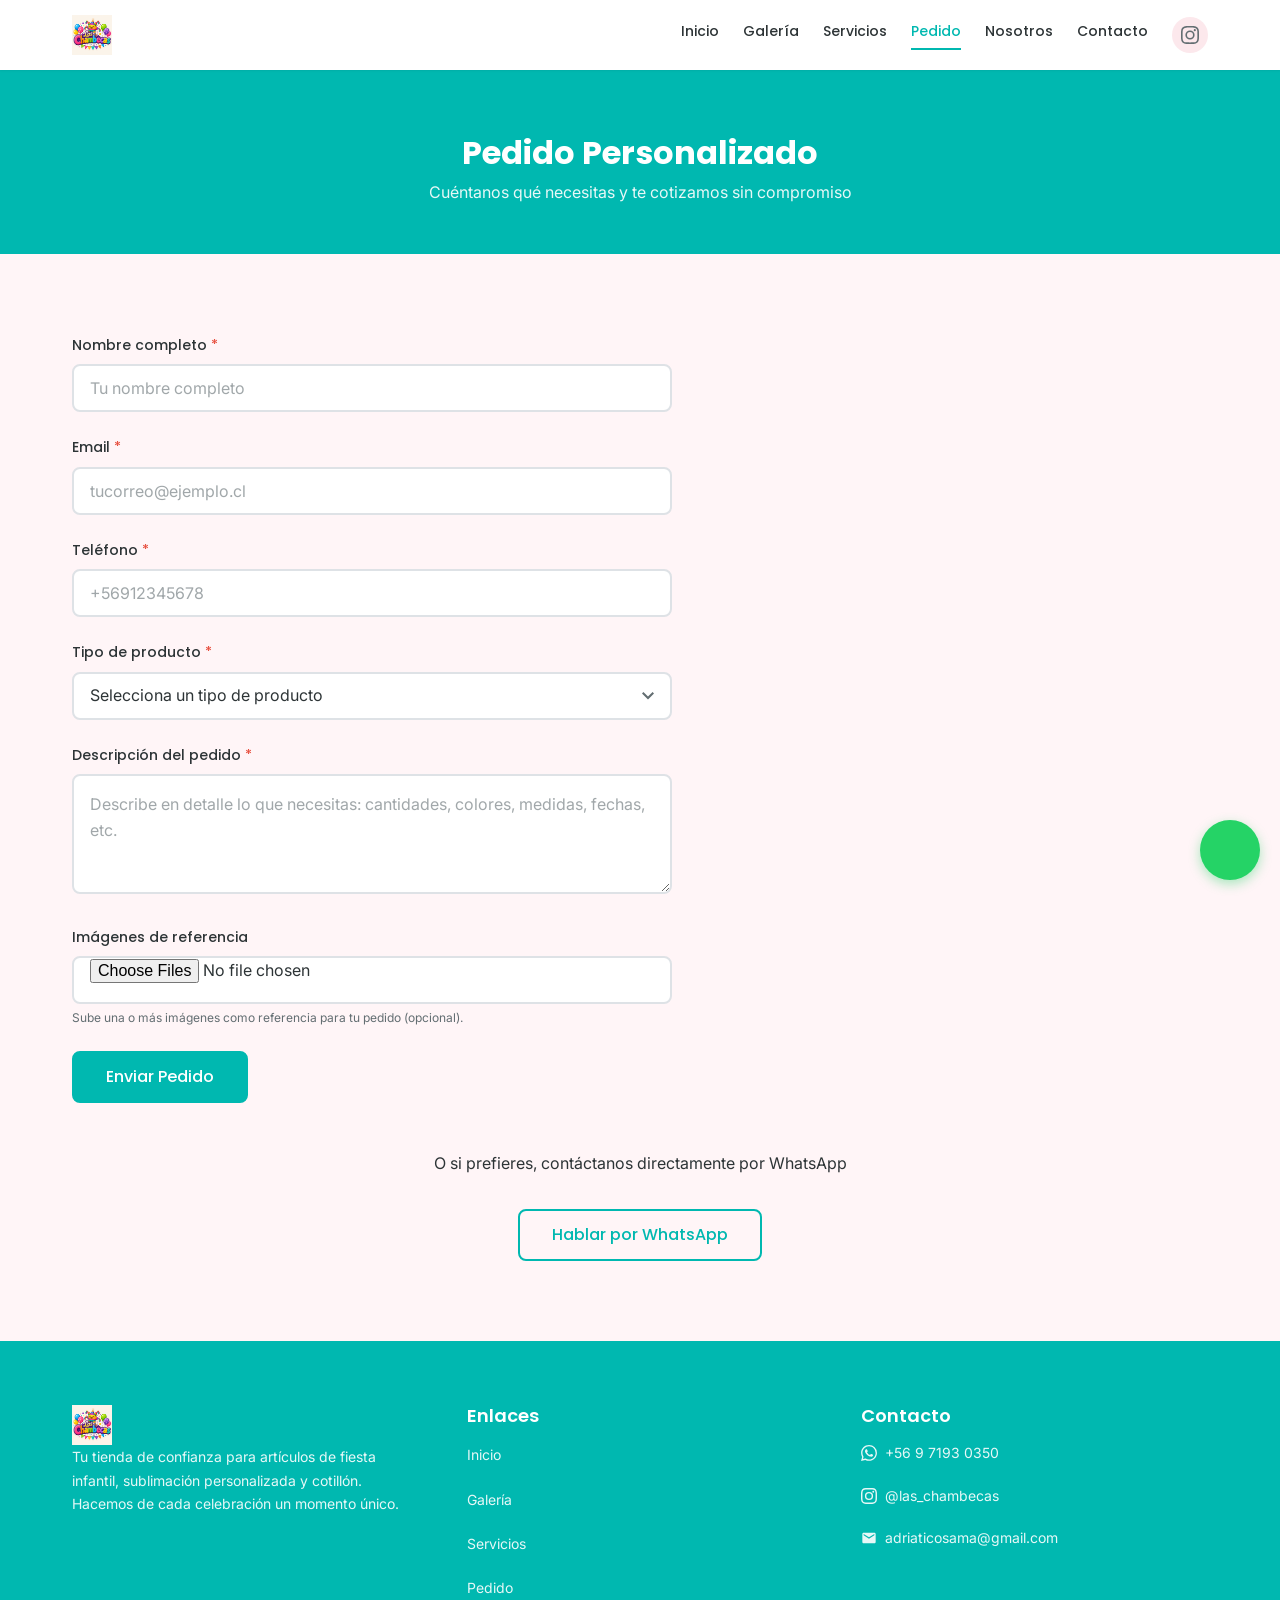
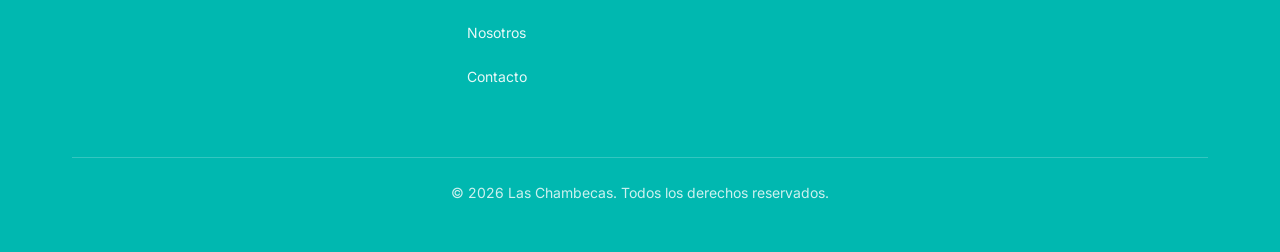
<file: pedido.html>
<!DOCTYPE html>
<html lang="es">
<head>
  <meta charset="UTF-8">
  <meta name="viewport" content="width=device-width, initial-scale=1.0">
  <meta name="description" content="Pedido personalizado — Las Chambecas. Solicita tu cotización sin compromiso: piñatas, tazas sublimadas, poleras, agendas, libros, cotillón y más.">
  <meta property="og:title" content="Pedido Personalizado — Las Chambecas">
  <meta property="og:description" content="Cuéntanos qué necesitas y te cotizamos sin compromiso. Productos personalizados para toda ocasión.">
  <meta property="og:type" content="website">
  <meta property="og:url" content="https://laschambecas.cl/pedido">
  <meta property="og:image" content="branding/logo.png">

  <title>Pedido Personalizado — Las Chambecas</title>

  <!-- Favicon -->
  <link rel="icon" type="image/png" sizes="32x32" href="branding/logo.png">
  <link rel="apple-touch-icon" href="branding/logo.png">

  <!-- Google Fonts -->
  <link rel="preconnect" href="https://fonts.googleapis.com">
  <link rel="preconnect" href="https://fonts.gstatic.com" crossorigin>
  <link href="https://fonts.googleapis.com/css2?family=Poppins:wght@400;500;600;700&family=Inter:wght@400;500&display=swap" rel="stylesheet">

  <!-- CSS -->
  <link rel="stylesheet" href="css/style.css">
</head>
<body>

  <!-- ============================================================
       SKIP LINK
       ============================================================ -->
  <a href="#main-content" class="skip-link">Saltar al contenido principal</a>

  <!-- ============================================================
       HEADER
       ============================================================ -->
  <header class="header" role="banner">
    <div class="header__inner">

      <!-- Logo -->
      <a href="index.html" class="logo" aria-label="Las Chambecas — Inicio">
        <img class="logo__img" src="branding/logo.png" alt="Las Chambecas" width="40" height="40">
      </a>

      <!-- Navegación (mobile panel + desktop horizontal) -->
      <nav class="nav nav--mobile" aria-label="Menú de navegación principal">
        <ul class="nav__list">
          <li><a href="index.html" class="nav__link">Inicio</a></li>
          <li><a href="galeria.html" class="nav__link">Galería</a></li>
          <li><a href="servicios.html" class="nav__link">Servicios</a></li>
          <li><a href="pedido.html" class="nav__link nav__link--active">Pedido</a></li>
          <li><a href="nosotros.html" class="nav__link">Nosotros</a></li>
          <li><a href="contacto.html" class="nav__link">Contacto</a></li>
        </ul>

        <!-- Redes sociales en el menú (visible en mobile panel y desktop) -->
        <div class="header__social">
          <a href="https://www.instagram.com/las_chambecas/"
             class="header__social-link"
             target="_blank"
             rel="noopener noreferrer"
             aria-label="Síguenos en Instagram">
            <svg xmlns="http://www.w3.org/2000/svg" viewBox="0 0 24 24" width="18" height="18" aria-hidden="true">
              <path d="M12 2.163c3.204 0 3.584.012 4.85.07 3.252.148 4.771 1.691 4.919 4.919.058 1.265.069 1.645.069 4.849 0 3.205-.012 3.584-.069 4.849-.149 3.225-1.664 4.771-4.919 4.919-1.266.058-1.644.07-4.85.07-3.204 0-3.584-.012-4.849-.07-3.26-.149-4.771-1.699-4.919-4.92-.058-1.265-.07-1.644-.07-4.849 0-3.204.013-3.583.07-4.849.149-3.227 1.664-4.771 4.919-4.919 1.266-.057 1.645-.069 4.849-.069zM12 0C8.741 0 8.333.014 7.053.072 2.695.272.273 2.69.073 7.052.014 8.333 0 8.741 0 12c0 3.259.014 3.668.072 4.948.2 4.358 2.618 6.78 6.98 6.98C8.333 23.986 8.741 24 12 24c3.259 0 3.668-.014 4.948-.072 4.354-.2 6.782-2.618 6.979-6.98.059-1.28.073-1.689.073-4.948 0-3.259-.014-3.667-.072-4.947-.196-4.354-2.617-6.78-6.979-6.98C15.668.014 15.259 0 12 0zm0 5.838a6.162 6.162 0 100 12.324 6.162 6.162 0 000-12.324zM12 16a4 4 0 110-8 4 4 0 010 8zm6.406-11.845a1.44 1.44 0 100 2.881 1.44 1.44 0 000-2.881z"/>
            </svg>
          </a>
        </div>
      </nav>

      <!-- Botón menú hamburguesa (visible solo en mobile) -->
      <button class="menu-toggle hide-desktop" aria-label="Abrir menú de navegación" aria-expanded="false">
        <span class="menu-toggle__line"></span>
        <span class="menu-toggle__line"></span>
        <span class="menu-toggle__line"></span>
      </button>

      <!-- Overlay del menú móvil -->
      <div class="nav-overlay" aria-hidden="true"></div>

    </div>
  </header>

  <!-- ============================================================
       MAIN CONTENT
       ============================================================ -->
  <main id="main-content">

    <!-- ==========================================================
         PAGE HEADER
         ========================================================== -->
    <section class="page-header">
      <h1 class="page-header__title">Pedido Personalizado</h1>
      <p class="page-header__subtitle">Cuéntanos qué necesitas y te cotizamos sin compromiso</p>
    </section>

    <!-- ==========================================================
         FORMULARIO DE PEDIDO
         ========================================================== -->
    <section class="section">
      <div class="container">

        <div class="form-container">
          <form class="form"
     		action="https://formspree.io/f/mojovbnn"
      		method="POST"
      		enctype="multipart/form-data">

            <!-- Campo oculto: asunto -->
            <input type="hidden" name="_subject" value="Nuevo pedido - Las Chambecas">

            <!-- Campo oculto: replyto (JS llena con email) -->
            

            <!-- Nombre completo -->
            <div class="form__group">
              <label for="nombre" class="form__label form__label--required">Nombre completo</label>
              <input type="text"
                     id="nombre"
                     name="nombre"
                     class="form__input"
                     placeholder="Tu nombre completo"
                     minlength="3"
                     required
                     aria-required="true">
            </div>

            <!-- Email -->
            <div class="form__group">
              <label for="email" class="form__label">Email <span class="text-error">*</span></label>
              <input type="email"
                     id="email"
                     name="email"
                     class="form__input"
                     required
                     aria-required="true"
                     placeholder="tucorreo@ejemplo.cl">
            </div>

            <!-- Teléfono -->
            <div class="form__group">
              <label for="telefono" class="form__label form__label--required">Teléfono</label>
              <input type="tel"
                     id="telefono"
                     name="telefono"
                     class="form__input"
                     placeholder="+56912345678"
                     pattern="\+?[0-9]{8,15}"
                     required
                     aria-required="true">
            </div>

            <!-- Tipo de producto -->
            <div class="form__group">
              <label for="tipo-producto" class="form__label form__label--required">Tipo de producto</label>
              <select id="tipo-producto"
                      name="tipo-producto"
                      class="form__select"
                      required
                      aria-required="true">
                <option value="" disabled selected>Selecciona un tipo de producto</option>
                <option value="Pinata">Piñata</option>
                <option value="Taza sublimada">Taza sublimada</option>
                <option value="Polera sublimada">Polera sublimada</option>
                <option value="Agenda">Agenda</option>
                <option value="Cotillon">Cotillón</option>
                <option value="Libro">Libro</option>
                <option value="Anillado/Plastificado">Anillado/Plastificado</option>
                <option value="Otro">Otro</option>
              </select>
            </div>

            <!-- Descripción del pedido -->
            <div class="form__group">
              <label for="descripcion" class="form__label form__label--required">Descripción del pedido</label>
              <textarea id="descripcion"
                        name="descripcion"
                        class="form__textarea"
                        placeholder="Describe en detalle lo que necesitas: cantidades, colores, medidas, fechas, etc."
                        minlength="10"
                        maxlength="1000"
                        required
                        aria-required="true"></textarea>
            </div>

            <!-- Imágenes de referencia -->
            <div class="form__group">
              <label for="imagenes" class="form__label">Imágenes de referencia</label>
              <input type="file"
                     id="imagenes"
                     name="imagenes"
                     class="form__input"
                     accept="image/*"
                     multiple>
              <p class="form__helper">Sube una o más imágenes como referencia para tu pedido (opcional).</p>
            </div>

            <!-- Botón submit -->
            <button type="submit" class="btn btn--primary btn--lg form__submit">
              Enviar Pedido
            </button>

          </form>
        </div>

        <!-- WhatsApp alternative -->
        <div class="whatsapp-alternative text-center mt-2xl">
          <p>O si prefieres, contáctanos directamente por WhatsApp</p>
          <a href="https://wa.me/56971930350?text=Hola%2C%20quiero%20hacer%20un%20pedido%20personalizado"
             class="btn btn--outline btn--lg mt-md"
             target="_blank"
             rel="noopener noreferrer">
            Hablar por WhatsApp
          </a>
        </div>

      </div>
    </section>

  </main>

  <!-- ============================================================
       FOOTER
       ============================================================ -->
  <footer class="footer" role="contentinfo">
    <div class="container">

      <div class="footer__grid">

        <!-- Columna 1: Marca -->
        <div>
          <a href="index.html" class="logo" aria-label="Las Chambecas — Inicio">
            <img class="logo__img" src="branding/logo.png" alt="Las Chambecas" width="40" height="40" loading="lazy">
          </a>
          <p class="footer__text">
            Tu tienda de confianza para artículos de fiesta infantil, sublimación personalizada y cotillón. Hacemos de cada celebración un momento único.
          </p>
        </div>

        <!-- Columna 2: Enlaces -->
        <div>
          <h3 class="footer__title">Enlaces</h3>
          <ul>
            <li><a href="index.html" class="footer__link">Inicio</a></li>
            <li><a href="galeria.html" class="footer__link">Galería</a></li>
            <li><a href="servicios.html" class="footer__link">Servicios</a></li>
            <li><a href="pedido.html" class="footer__link">Pedido</a></li>
            <li><a href="nosotros.html" class="footer__link">Nosotros</a></li>
            <li><a href="contacto.html" class="footer__link">Contacto</a></li>
          </ul>
        </div>

        <!-- Columna 3: Contacto -->
        <div>
          <h3 class="footer__title">Contacto</h3>
          <ul>
            <li>
              <a href="https://wa.me/56971930350"
                 class="footer__link"
                 target="_blank"
                 rel="noopener noreferrer">
                <svg xmlns="http://www.w3.org/2000/svg" viewBox="0 0 24 24" width="16" height="16" fill="currentColor" aria-hidden="true">
                  <path d="M17.472 14.382c-.297-.149-1.758-.867-2.03-.967-.273-.099-.471-.148-.67.15-.197.297-.767.966-.94 1.164-.173.199-.347.223-.644.075-.297-.15-1.255-.463-2.39-1.475-.883-.788-1.48-1.761-1.653-2.059-.173-.297-.018-.458.13-.606.134-.133.298-.347.446-.52.149-.174.198-.298.298-.497.099-.198.05-.371-.025-.52-.075-.149-.669-1.612-.916-2.207-.242-.579-.487-.5-.669-.51-.173-.008-.371-.01-.57-.01-.198 0-.52.074-.792.372-.272.297-1.04 1.016-1.04 2.479 0 1.462 1.065 2.875 1.213 3.074.149.198 2.096 3.2 5.077 4.487.709.306 1.262.489 1.694.625.712.227 1.36.195 1.871.118.571-.085 1.758-.719 2.006-1.413.248-.694.248-1.289.173-1.413-.074-.124-.272-.198-.57-.347m-5.421 7.403h-.004a9.87 9.87 0 01-5.031-1.378l-.361-.214-3.741.982.998-3.648-.235-.374a9.86 9.86 0 01-1.51-5.26c.001-5.45 4.436-9.884 9.888-9.884 2.64 0 5.122 1.03 6.988 2.898a9.825 9.825 0 012.893 6.994c-.003 5.45-4.437 9.884-9.885 9.884m8.413-18.297A11.815 11.815 0 0012.05 0C5.495 0 .16 5.335.157 11.892c0 2.096.547 4.142 1.588 5.945L.057 24l6.305-1.654a11.882 11.882 0 005.683 1.448h.005c6.554 0 11.89-5.335 11.893-11.893a11.821 11.821 0 00-3.48-8.413z"/>
                </svg>
                +56 9 7193 0350
              </a>
            </li>
            <li>
              <a href="https://www.instagram.com/las_chambecas/"
                 class="footer__link"
                 target="_blank"
                 rel="noopener noreferrer">
                <svg xmlns="http://www.w3.org/2000/svg" viewBox="0 0 24 24" width="16" height="16" fill="currentColor" aria-hidden="true">
                  <path d="M12 2.163c3.204 0 3.584.012 4.85.07 3.252.148 4.771 1.691 4.919 4.919.058 1.265.069 1.645.069 4.849 0 3.205-.012 3.584-.069 4.849-.149 3.225-1.664 4.771-4.919 4.919-1.266.058-1.644.07-4.85.07-3.204 0-3.584-.012-4.849-.07-3.26-.149-4.771-1.699-4.919-4.92-.058-1.265-.07-1.644-.07-4.849 0-3.204.013-3.583.07-4.849.149-3.227 1.664-4.771 4.919-4.919 1.266-.057 1.645-.069 4.849-.069zM12 0C8.741 0 8.333.014 7.053.072 2.695.272.273 2.69.073 7.052.014 8.333 0 8.741 0 12c0 3.259.014 3.668.072 4.948.2 4.358 2.618 6.78 6.98 6.98C8.333 23.986 8.741 24 12 24c3.259 0 3.668-.014 4.948-.072 4.354-.2 6.782-2.618 6.979-6.98.059-1.28.073-1.689.073-4.948 0-3.259-.014-3.667-.072-4.947-.196-4.354-2.617-6.78-6.979-6.98C15.668.014 15.259 0 12 0zm0 5.838a6.162 6.162 0 100 12.324 6.162 6.162 0 000-12.324zM12 16a4 4 0 110-8 4 4 0 010 8zm6.406-11.845a1.44 1.44 0 100 2.881 1.44 1.44 0 000-2.881z"/>
                </svg>
                @las_chambecas
              </a>
            </li>
            <li>
              <a href="mailto:adriaticosama@gmail.com"
                 class="footer__link">
                <svg xmlns="http://www.w3.org/2000/svg" viewBox="0 0 24 24" width="16" height="16" fill="currentColor" aria-hidden="true">
                  <path d="M20 4H4c-1.1 0-2 .9-2 2v12c0 1.1.9 2 2 2h16c1.1 0 2-.9 2-2V6c0-1.1-.9-2-2-2zm0 4l-8 5-8-5V6l8 5 8-5v2z"/>
                </svg>
                adriaticosama@gmail.com
              </a>
            </li>
          </ul>
        </div>

      </div>

      <!-- Copyright -->
      <div class="footer__bottom">
        <p>&copy; <span data-year>2026</span> Las Chambecas. Todos los derechos reservados.</p>
      </div>

    </div>
  </footer>

  <!-- ============================================================
       WHATSAPP FLOAT (contenedor para el JS)
       ============================================================ -->
  <div id="whatsapp-float" class="whatsapp-float"></div>

  <!-- ============================================================
       JAVASCRIPT
       ============================================================ -->
  <script src="js/main.js" defer></script>

</body>
</html>
</file>
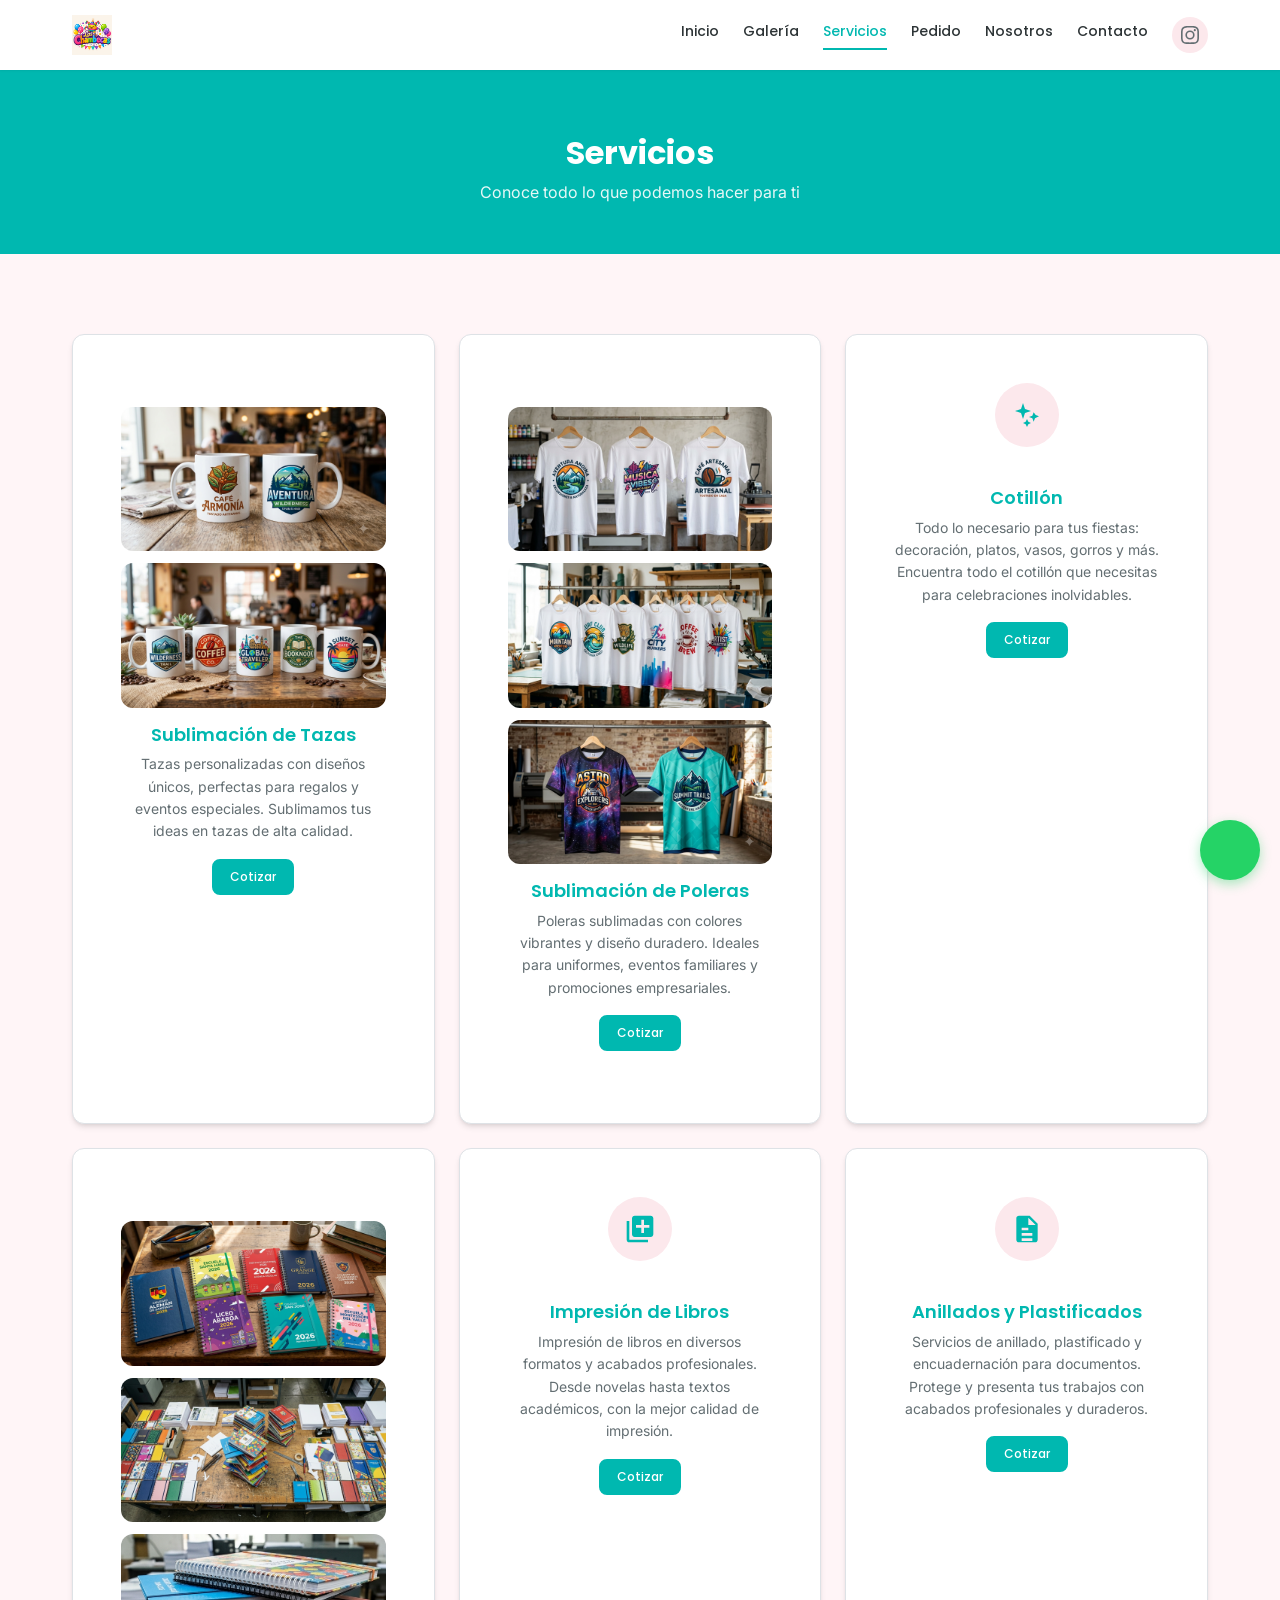
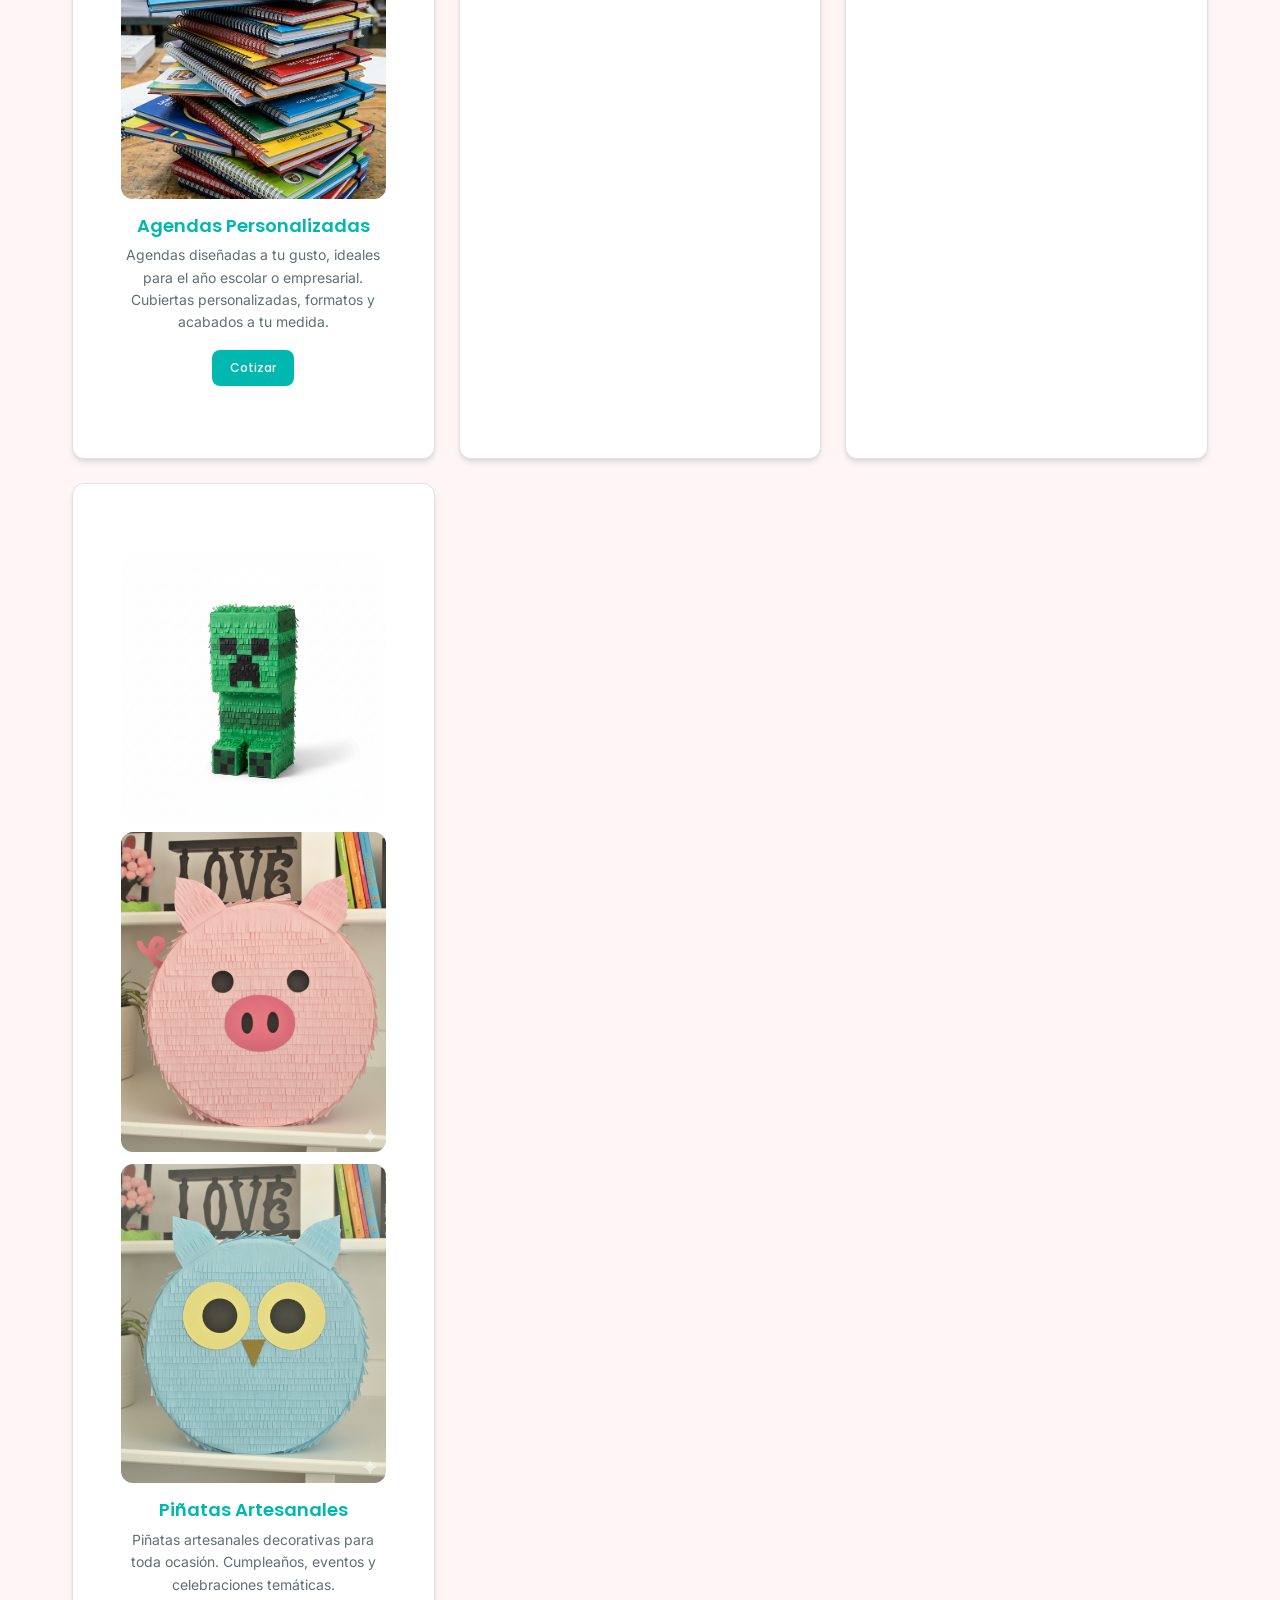
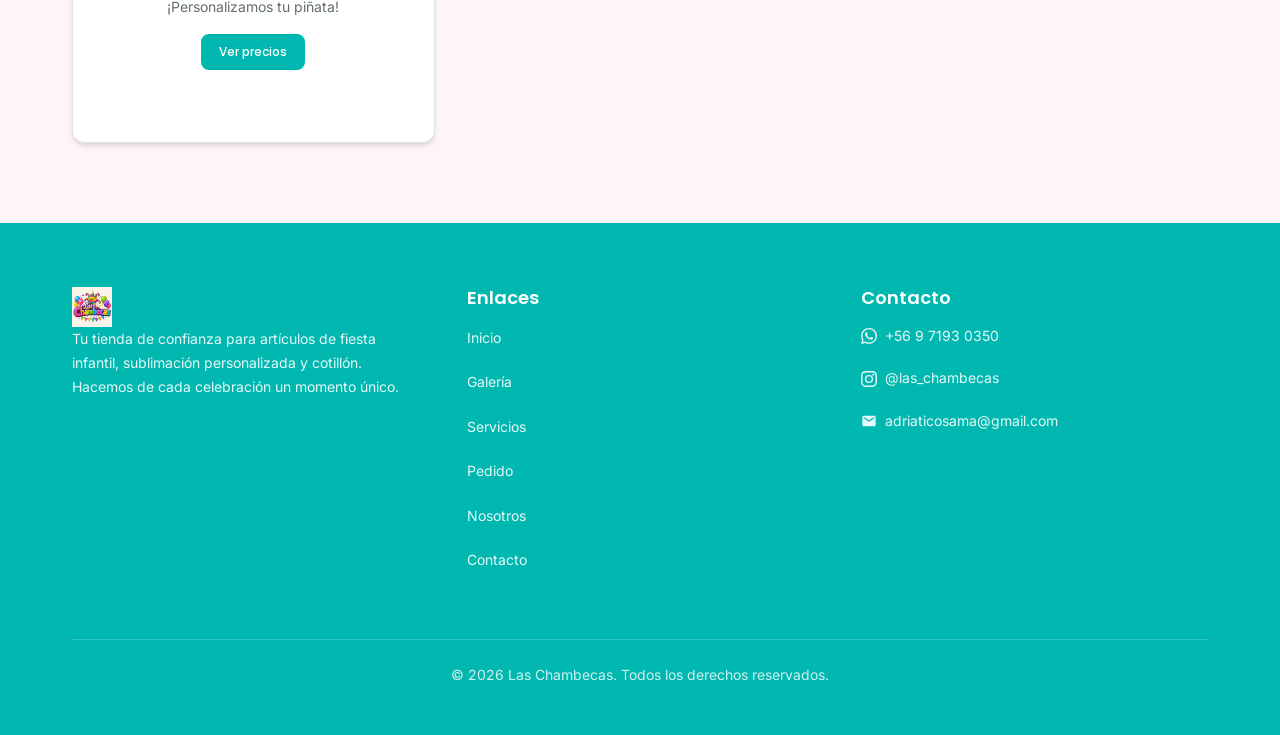
<file: servicios.html>
<!DOCTYPE html>
<html lang="es">
<head>
  <meta charset="UTF-8">
  <meta name="viewport" content="width=device-width, initial-scale=1.0">
  <meta name="description" content="Servicios de Las Chambecas — Sublimación de tazas y poleras, cotillón, agendas personalizadas, impresión de libros, anillados y plastificados. ¡Cotiza hoy!">
  <meta property="og:title" content="Servicios — Las Chambecas">
  <meta property="og:description" content="Conoce todos nuestros servicios: sublimación, cotillón, agendas, libros y más. Calidad y dedicación en cada detalle.">
  <meta property="og:type" content="website">
  <meta property="og:url" content="https://laschambecas.cl/servicios">
  <meta property="og:image" content="branding/logo.png">

  <title>Servicios — Las Chambecas</title>

  <!-- Favicon -->
  <link rel="icon" type="image/png" sizes="32x32" href="branding/logo.png">
  <link rel="apple-touch-icon" href="branding/logo.png">

  <!-- Google Fonts -->
  <link rel="preconnect" href="https://fonts.googleapis.com">
  <link rel="preconnect" href="https://fonts.gstatic.com" crossorigin>
  <link href="https://fonts.googleapis.com/css2?family=Poppins:wght@400;500;600;700&family=Inter:wght@400;500&display=swap" rel="stylesheet">

  <!-- CSS -->
  <link rel="stylesheet" href="css/style.css">
</head>
<body>

  <!-- ============================================================
       SKIP LINK
       ============================================================ -->
  <a href="#main-content" class="skip-link">Saltar al contenido principal</a>

  <!-- ============================================================
       HEADER
       ============================================================ -->
  <header class="header" role="banner">
    <div class="header__inner">

      <!-- Logo -->
      <a href="index.html" class="logo" aria-label="Las Chambecas — Inicio">
        <img class="logo__img" src="branding/logo.png" alt="Las Chambecas" width="40" height="40">
      </a>

      <!-- Navegación (mobile panel + desktop horizontal) -->
      <nav class="nav nav--mobile" aria-label="Menú de navegación principal">
        <ul class="nav__list">
          <li><a href="index.html" class="nav__link">Inicio</a></li>
          <li><a href="galeria.html" class="nav__link">Galería</a></li>
          <li><a href="servicios.html" class="nav__link nav__link--active">Servicios</a></li>
          <li><a href="pedido.html" class="nav__link">Pedido</a></li>
          <li><a href="nosotros.html" class="nav__link">Nosotros</a></li>
          <li><a href="contacto.html" class="nav__link">Contacto</a></li>
        </ul>

        <!-- Redes sociales en el menú (visible en mobile panel y desktop) -->
        <div class="header__social">
          <a href="https://www.instagram.com/las_chambecas/"
             class="header__social-link"
             target="_blank"
             rel="noopener noreferrer"
             aria-label="Síguenos en Instagram">
            <svg xmlns="http://www.w3.org/2000/svg" viewBox="0 0 24 24" width="18" height="18" aria-hidden="true">
              <path d="M12 2.163c3.204 0 3.584.012 4.85.07 3.252.148 4.771 1.691 4.919 4.919.058 1.265.069 1.645.069 4.849 0 3.205-.012 3.584-.069 4.849-.149 3.225-1.664 4.771-4.919 4.919-1.266.058-1.644.07-4.85.07-3.204 0-3.584-.012-4.849-.07-3.26-.149-4.771-1.699-4.919-4.92-.058-1.265-.07-1.644-.07-4.849 0-3.204.013-3.583.07-4.849.149-3.227 1.664-4.771 4.919-4.919 1.266-.057 1.645-.069 4.849-.069zM12 0C8.741 0 8.333.014 7.053.072 2.695.272.273 2.69.073 7.052.014 8.333 0 8.741 0 12c0 3.259.014 3.668.072 4.948.2 4.358 2.618 6.78 6.98 6.98C8.333 23.986 8.741 24 12 24c3.259 0 3.668-.014 4.948-.072 4.354-.2 6.782-2.618 6.979-6.98.059-1.28.073-1.689.073-4.948 0-3.259-.014-3.667-.072-4.947-.196-4.354-2.617-6.78-6.979-6.98C15.668.014 15.259 0 12 0zm0 5.838a6.162 6.162 0 100 12.324 6.162 6.162 0 000-12.324zM12 16a4 4 0 110-8 4 4 0 010 8zm6.406-11.845a1.44 1.44 0 100 2.881 1.44 1.44 0 000-2.881z"/>
            </svg>
          </a>
        </div>
      </nav>

      <!-- Botón menú hamburguesa (visible solo en mobile) -->
      <button class="menu-toggle hide-desktop" aria-label="Abrir menú de navegación" aria-expanded="false">
        <span class="menu-toggle__line"></span>
        <span class="menu-toggle__line"></span>
        <span class="menu-toggle__line"></span>
      </button>

      <!-- Overlay del menú móvil -->
      <div class="nav-overlay" aria-hidden="true"></div>

    </div>
  </header>

  <!-- ============================================================
       MAIN CONTENT
       ============================================================ -->
  <main id="main-content">

    <!-- ==========================================================
         PAGE HEADER
         ========================================================== -->
    <section class="page-header">
      <h1 class="page-header__title">Servicios</h1>
      <p class="page-header__subtitle">Conoce todo lo que podemos hacer para ti</p>
    </section>

    <!-- ==========================================================
         SERVICIOS
         ========================================================== -->
    <section class="section services-section">
      <div class="container">

        <div class="grid grid--3">

          <!-- 1. Sublimación de Tazas -->
          <article class="card card--service">
            <div class="card__body">
              <img src="imagenes/taza1.png"
                   alt="Taza personalizada con diseño único de Las Chambecas"
                   loading="lazy"
                   class="mb-sm block rounded-lg w-full">
              <img src="imagenes/taza2.png"
                   alt="Variedad de taza sublimada con estampado colorido"
                   loading="lazy"
                   class="mb-md block rounded-lg w-full">
              <h3 class="card__title">Sublimación de Tazas</h3>
              <p class="card__text">Tazas personalizadas con diseños únicos, perfectas para regalos y eventos especiales. Sublimamos tus ideas en tazas de alta calidad.</p>
              <a href="producto.html?producto=tazas" class="btn btn--primary btn--sm mt-md">Cotizar</a>
            </div>
          </article>

          <!-- 2. Sublimación de Poleras -->
          <article class="card card--service">
            <div class="card__body">
              <img src="imagenes/poleras1.png"
                   alt="Polera sublimada con diseño vibrante y duradero"
                   loading="lazy"
                   class="mb-sm block rounded-lg w-full">
              <img src="imagenes/poleras2.png"
                   alt="Polera personalizada con estampado a todo color"
                   loading="lazy"
                   class="mb-sm block rounded-lg w-full">
              <img src="imagenes/poleras3.png"
                   alt="Polera sublimada con detalle artístico de alta definición"
                   loading="lazy"
                   class="mb-md block rounded-lg w-full">
              <h3 class="card__title">Sublimación de Poleras</h3>
              <p class="card__text">Poleras sublimadas con colores vibrantes y diseño duradero. Ideales para uniformes, eventos familiares y promociones empresariales.</p>
              <a href="producto.html?producto=poleras" class="btn btn--primary btn--sm mt-md">Cotizar</a>
            </div>
          </article>

          <!-- 3. Cotillón -->
          <article class="card card--service">
            <div class="card__icon">
              <svg xmlns="http://www.w3.org/2000/svg" viewBox="0 0 24 24" width="32" height="32" aria-hidden="true">
                <path d="M9 3L7.5 7.5 3 9l4.5 1.5L9 15l1.5-4.5L15 9l-4.5-1.5L9 3zm8 7l-1 2.5-2.5 1 2.5 1 1 2.5 1-2.5L21 13l-2.5-1L17 10zm-5 5l-1 2-2 1 2 1 1 2 1-2 2-1-2-1-1-2z"/>
              </svg>
            </div>
            <div class="card__body">
              <h3 class="card__title">Cotillón</h3>
              <p class="card__text">Todo lo necesario para tus fiestas: decoración, platos, vasos, gorros y más. Encuentra todo el cotillón que necesitas para celebraciones inolvidables.</p>
              <a href="producto.html?producto=cotillon" class="btn btn--primary btn--sm mt-md">Cotizar</a>
            </div>
          </article>

          <!-- 4. Agendas Personalizadas -->
          <article class="card card--service">
            <div class="card__body">
              <img src="imagenes/agenda1.png"
                   alt="Agenda personalizada con diseño exclusivo para el año escolar"
                   loading="lazy"
                   class="mb-sm block rounded-lg w-full">
              <img src="imagenes/agenda2.png"
                   alt="Agenda empresarial con cubierta personalizada"
                   loading="lazy"
                   class="mb-sm block rounded-lg w-full">
              <img src="imagenes/agenda3.png"
                   alt="Agenda decorativa con acabados profesionales"
                   loading="lazy"
                   class="mb-md block rounded-lg w-full">
              <h3 class="card__title">Agendas Personalizadas</h3>
              <p class="card__text">Agendas diseñadas a tu gusto, ideales para el año escolar o empresarial. Cubiertas personalizadas, formatos y acabados a tu medida.</p>
              <a href="producto.html?producto=agendas" class="btn btn--primary btn--sm mt-md">Cotizar</a>
            </div>
          </article>

          <!-- 5. Impresión de Libros -->
          <article class="card card--service">
            <div class="card__icon">
              <svg xmlns="http://www.w3.org/2000/svg" viewBox="0 0 24 24" width="32" height="32" aria-hidden="true">
                <path d="M4 6H2v14c0 1.1.9 2 2 2h14v-2H4V6zm16-4H8c-1.1 0-2 .9-2 2v12c0 1.1.9 2 2 2h12c1.1 0 2-.9 2-2V4c0-1.1-.9-2-2-2zm-1 9h-4v4h-2v-4H9V9h4V5h2v4h4v2z"/>
              </svg>
            </div>
            <div class="card__body">
              <h3 class="card__title">Impresión de Libros</h3>
              <p class="card__text">Impresión de libros en diversos formatos y acabados profesionales. Desde novelas hasta textos académicos, con la mejor calidad de impresión.</p>
              <a href="producto.html?producto=libros" class="btn btn--primary btn--sm mt-md">Cotizar</a>
            </div>
          </article>

          <!-- 6. Anillados y Plastificados -->
          <article class="card card--service">
            <div class="card__icon">
              <svg xmlns="http://www.w3.org/2000/svg" viewBox="0 0 24 24" width="32" height="32" aria-hidden="true">
                <path d="M14 2H6c-1.1 0-2 .9-2 2v16c0 1.1.9 2 2 2h12c1.1 0 2-.9 2-2V8l-6-6zm-1 7V3.5L18.5 9H13zM8 15h8v2H8v-2zm0 4h8v2H8v-2zm0-8h5v2H8v-2z"/>
              </svg>
            </div>
            <div class="card__body">
              <h3 class="card__title">Anillados y Plastificados</h3>
              <p class="card__text">Servicios de anillado, plastificado y encuadernación para documentos. Protege y presenta tus trabajos con acabados profesionales y duraderos.</p>
              <a href="producto.html?producto=anillados" class="btn btn--primary btn--sm mt-md">Cotizar</a>
            </div>
          </article>

          <!-- 7. Piñatas -->
          <article class="card card--service">
            <div class="card__body">
              <img src="imagenes/foto1.png"
                   alt="Piñata artesanal decorativa de Las Chambecas"
                   loading="lazy"
                   class="mb-sm block rounded-lg w-full">
              <img src="imagenes/foto2.png"
                   alt="Variedad de piñatas temáticas para cumpleaños"
                   loading="lazy"
                   class="mb-sm block rounded-lg w-full">
              <img src="imagenes/foto3.png"
                   alt="Piñata colorida para celebraciones infantiles"
                   loading="lazy"
                   class="mb-md block rounded-lg w-full">
              <h3 class="card__title">Piñatas Artesanales</h3>
              <p class="card__text">Piñatas artesanales decorativas para toda ocasión. Cumpleaños, eventos y celebraciones temáticas. ¡Personalizamos tu piñata!</p>
              <a href="producto.html?producto=pinatas" class="btn btn--primary btn--sm mt-md">Ver precios</a>
            </div>
          </article>

        </div>

      </div>
    </section>

  </main>

  <!-- ============================================================
       FOOTER
       ============================================================ -->
  <footer class="footer" role="contentinfo">
    <div class="container">

      <div class="footer__grid">

        <!-- Columna 1: Marca -->
        <div>
          <a href="index.html" class="logo" aria-label="Las Chambecas — Inicio">
            <img class="logo__img" src="branding/logo.png" alt="Las Chambecas" width="40" height="40" loading="lazy">
          </a>
          <p class="footer__text">
            Tu tienda de confianza para artículos de fiesta infantil, sublimación personalizada y cotillón. Hacemos de cada celebración un momento único.
          </p>
        </div>

        <!-- Columna 2: Enlaces -->
        <div>
          <h3 class="footer__title">Enlaces</h3>
          <ul>
            <li><a href="index.html" class="footer__link">Inicio</a></li>
            <li><a href="galeria.html" class="footer__link">Galería</a></li>
            <li><a href="servicios.html" class="footer__link">Servicios</a></li>
            <li><a href="pedido.html" class="footer__link">Pedido</a></li>
            <li><a href="nosotros.html" class="footer__link">Nosotros</a></li>
            <li><a href="contacto.html" class="footer__link">Contacto</a></li>
          </ul>
        </div>

        <!-- Columna 3: Contacto -->
        <div>
          <h3 class="footer__title">Contacto</h3>
          <ul>
            <li>
              <a href="https://wa.me/56971930350"
                 class="footer__link"
                 target="_blank"
                 rel="noopener noreferrer">
                <svg xmlns="http://www.w3.org/2000/svg" viewBox="0 0 24 24" width="16" height="16" fill="currentColor" aria-hidden="true">
                  <path d="M17.472 14.382c-.297-.149-1.758-.867-2.03-.967-.273-.099-.471-.148-.67.15-.197.297-.767.966-.94 1.164-.173.199-.347.223-.644.075-.297-.15-1.255-.463-2.39-1.475-.883-.788-1.48-1.761-1.653-2.059-.173-.297-.018-.458.13-.606.134-.133.298-.347.446-.52.149-.174.198-.298.298-.497.099-.198.05-.371-.025-.52-.075-.149-.669-1.612-.916-2.207-.242-.579-.487-.5-.669-.51-.173-.008-.371-.01-.57-.01-.198 0-.52.074-.792.372-.272.297-1.04 1.016-1.04 2.479 0 1.462 1.065 2.875 1.213 3.074.149.198 2.096 3.2 5.077 4.487.709.306 1.262.489 1.694.625.712.227 1.36.195 1.871.118.571-.085 1.758-.719 2.006-1.413.248-.694.248-1.289.173-1.413-.074-.124-.272-.198-.57-.347m-5.421 7.403h-.004a9.87 9.87 0 01-5.031-1.378l-.361-.214-3.741.982.998-3.648-.235-.374a9.86 9.86 0 01-1.51-5.26c.001-5.45 4.436-9.884 9.888-9.884 2.64 0 5.122 1.03 6.988 2.898a9.825 9.825 0 012.893 6.994c-.003 5.45-4.437 9.884-9.885 9.884m8.413-18.297A11.815 11.815 0 0012.05 0C5.495 0 .16 5.335.157 11.892c0 2.096.547 4.142 1.588 5.945L.057 24l6.305-1.654a11.882 11.882 0 005.683 1.448h.005c6.554 0 11.89-5.335 11.893-11.893a11.821 11.821 0 00-3.48-8.413z"/>
                </svg>
                +56 9 7193 0350
              </a>
            </li>
            <li>
              <a href="https://www.instagram.com/las_chambecas/"
                 class="footer__link"
                 target="_blank"
                 rel="noopener noreferrer">
                <svg xmlns="http://www.w3.org/2000/svg" viewBox="0 0 24 24" width="16" height="16" fill="currentColor" aria-hidden="true">
                  <path d="M12 2.163c3.204 0 3.584.012 4.85.07 3.252.148 4.771 1.691 4.919 4.919.058 1.265.069 1.645.069 4.849 0 3.205-.012 3.584-.069 4.849-.149 3.225-1.664 4.771-4.919 4.919-1.266.058-1.644.07-4.85.07-3.204 0-3.584-.012-4.849-.07-3.26-.149-4.771-1.699-4.919-4.92-.058-1.265-.07-1.644-.07-4.849 0-3.204.013-3.583.07-4.849.149-3.227 1.664-4.771 4.919-4.919 1.266-.057 1.645-.069 4.849-.069zM12 0C8.741 0 8.333.014 7.053.072 2.695.272.273 2.69.073 7.052.014 8.333 0 8.741 0 12c0 3.259.014 3.668.072 4.948.2 4.358 2.618 6.78 6.98 6.98C8.333 23.986 8.741 24 12 24c3.259 0 3.668-.014 4.948-.072 4.354-.2 6.782-2.618 6.979-6.98.059-1.28.073-1.689.073-4.948 0-3.259-.014-3.667-.072-4.947-.196-4.354-2.617-6.78-6.979-6.98C15.668.014 15.259 0 12 0zm0 5.838a6.162 6.162 0 100 12.324 6.162 6.162 0 000-12.324zM12 16a4 4 0 110-8 4 4 0 010 8zm6.406-11.845a1.44 1.44 0 100 2.881 1.44 1.44 0 000-2.881z"/>
                </svg>
                @las_chambecas
              </a>
            </li>
            <li>
              <a href="mailto:adriaticosama@gmail.com"
                 class="footer__link">
                <svg xmlns="http://www.w3.org/2000/svg" viewBox="0 0 24 24" width="16" height="16" fill="currentColor" aria-hidden="true">
                  <path d="M20 4H4c-1.1 0-2 .9-2 2v12c0 1.1.9 2 2 2h16c1.1 0 2-.9 2-2V6c0-1.1-.9-2-2-2zm0 4l-8 5-8-5V6l8 5 8-5v2z"/>
                </svg>
                adriaticosama@gmail.com
              </a>
            </li>
          </ul>
        </div>

      </div>

      <!-- Copyright -->
      <div class="footer__bottom">
        <p>&copy; <span data-year>2026</span> Las Chambecas. Todos los derechos reservados.</p>
      </div>

    </div>
  </footer>

  <!-- ============================================================
       WHATSAPP FLOAT (contenedor para el JS)
       ============================================================ -->
  <div id="whatsapp-float" class="whatsapp-float"></div>

  <!-- ============================================================
       JAVASCRIPT
       ============================================================ -->
  <script src="js/main.js" defer></script>

</body>
</html>
</file>
<file: css/style.css>
/* ==============================================================
   style.css — Las Chambecas
   Design System completo y único para todas las páginas
   Versión: EP-01
   ============================================================== */

/* --------------------------------------------------------------
   1. RESET / NORMALIZE
   -------------------------------------------------------------- */
*,
*::before,
*::after {
  box-sizing: border-box;
  margin: 0;
  padding: 0;
}

html {
  scroll-behavior: smooth;
  -webkit-text-size-adjust: 100%;
  -moz-text-size-adjust: 100%;
  text-size-adjust: 100%;
}

body {
  min-height: 100vh;
  -webkit-font-smoothing: antialiased;
  -moz-osx-font-smoothing: grayscale;
  text-rendering: optimizeLegibility;
}

img,
picture,
video,
canvas,
svg {
  display: block;
  max-width: 100%;
  height: auto;
}

input,
button,
textarea,
select {
  font: inherit;
  color: inherit;
}

button {
  cursor: pointer;
  border: none;
  background: none;
}

a {
  text-decoration: none;
  color: inherit;
}

ul,
ol {
  list-style: none;
}

table {
  border-collapse: collapse;
  border-spacing: 0;
}

/* --------------------------------------------------------------
   2. VARIABLES CSS
   -------------------------------------------------------------- */
:root {
  /* — Colores — */
  --color-primary: #00B8B0;
  --color-primary-hover: #009991;
  --color-secondary: #7A2EB5;
  --color-secondary-hover: #6327A0;
  --color-accent: #E0B858;
  --color-text: #2D3436;
  --color-text-secondary: #636E72;
  --color-bg: #FFF5F7;
  --color-bg-alt: #FCE8EC;
  --color-border: #DEE2E6;
  --color-error: #E74C3C;
  --color-success: #27AE60;
  --color-whatsapp: #25D366;
  --color-whatsapp-hover: #1DA851;
  --color-white: #FFFFFF;
  --color-black: #000000;

  /* — Tipografía — */
  --font-heading: 'Poppins', sans-serif;
  --font-body: 'Inter', sans-serif;

  /* — Tamaños de fuente — */
  --text-xs: 0.75rem;    /* 12px */
  --text-sm: 0.875rem;   /* 14px */
  --text-base: 1rem;     /* 16px */
  --text-lg: 1.125rem;   /* 18px */
  --text-xl: 1.25rem;    /* 20px */
  --text-2xl: 1.5rem;    /* 24px */
  --text-3xl: 2rem;      /* 32px */
  --text-4xl: 2.5rem;    /* 40px */
  --text-5xl: 3rem;      /* 48px */

  /* — Espaciado (escala 4px) — */
  --space-xxs: 0.25rem;  /* 4px */
  --space-xs: 0.5rem;    /* 8px */
  --space-sm: 0.75rem;   /* 12px */
  --space-md: 1rem;      /* 16px */
  --space-lg: 1.5rem;    /* 24px */
  --space-xl: 2rem;      /* 32px */
  --space-2xl: 3rem;     /* 48px */
  --space-3xl: 4rem;     /* 64px */
  --space-4xl: 5rem;     /* 80px */

  /* — Border Radius — */
  --radius-sm: 4px;
  --radius-md: 8px;
  --radius-lg: 12px;
  --radius-xl: 16px;
  --radius-full: 50%;

  /* — Sombras — */
  --shadow-sm: 0 1px 2px rgba(0, 0, 0, 0.06);
  --shadow-md: 0 4px 6px -1px rgba(0, 0, 0, 0.1), 0 2px 4px -2px rgba(0, 0, 0, 0.1);
  --shadow-lg: 0 10px 15px -3px rgba(0, 0, 0, 0.1), 0 4px 6px -4px rgba(0, 0, 0, 0.1);
  --shadow-xl: 0 20px 25px -5px rgba(0, 0, 0, 0.1), 0 8px 10px -6px rgba(0, 0, 0, 0.1);

  /* — Layout — */
  --container-max: 1200px;
  --container-padding: 1rem;
  --header-height: 70px;

  /* — Transiciones — */
  --transition-fast: 200ms ease;
  --transition-base: 300ms ease;
  --transition-slow: 400ms ease;

  /* — Z-index — */
  --z-header: 100;
  --z-menu-overlay: 150;
  --z-menu-panel: 160;
  --z-whatsapp: 180;
  --z-lightbox: 200;
  --z-skip-link: 300;
}

/* --------------------------------------------------------------
   3. ESTILOS BASE
   -------------------------------------------------------------- */
html {
  font-size: 100%;
}

body {
  font-family: var(--font-body);
  font-size: var(--text-base);
  font-weight: 400;
  line-height: 1.6;
  color: var(--color-text);
  background-color: var(--color-bg);
  overflow-x: hidden;
}

/* Tipografía headings */
h1, h2, h3, h4, h5, h6 {
  font-family: var(--font-heading);
  font-weight: 600;
  line-height: 1.2;
  color: var(--color-text);
}

h1 { font-size: var(--text-5xl); font-weight: 700; }
h2 { font-size: var(--text-3xl); font-weight: 600; }
h3 { font-size: var(--text-2xl); font-weight: 600; }
h4 { font-size: var(--text-xl); font-weight: 500; }
h5 { font-size: var(--text-lg); font-weight: 500; }
h6 { font-size: var(--text-base); font-weight: 500; }

p {
  margin-bottom: var(--space-md);
}

/* Enlaces */
a {
  color: var(--color-primary);
  transition: color var(--transition-fast);
}

a:hover {
  color: var(--color-primary-hover);
}

/* Imágenes */
img {
  border-radius: var(--radius-md);
}

/* Listas */
ul, ol {
  padding-left: 0;
}

li {
  margin-bottom: var(--space-xs);
}

/* Selection */
::selection {
  background-color: var(--color-primary);
  color: var(--color-white);
}

/* Scrollbar (personalizada) */
::-webkit-scrollbar {
  width: 8px;
}

::-webkit-scrollbar-track {
  background: var(--color-bg-alt);
}

::-webkit-scrollbar-thumb {
  background: var(--color-border);
  border-radius: var(--radius-sm);
}

::-webkit-scrollbar-thumb:hover {
  background: var(--color-text-secondary);
}

/* --------------------------------------------------------------
   4. LAYOUT
   -------------------------------------------------------------- */

/* Container */
.container {
  max-width: var(--container-max);
  margin: 0 auto;
  padding: 0 var(--container-padding);
}

.container--narrow {
  max-width: 800px;
}

.container--wide {
  max-width: 1400px;
}

/* Grid */
.grid {
  display: grid;
  gap: var(--space-lg);
}

.grid--2 { grid-template-columns: 1fr; }
.grid--3 { grid-template-columns: 1fr; }
.grid--4 { grid-template-columns: 1fr; }

.grid--auto {
  grid-template-columns: repeat(auto-fit, minmax(280px, 1fr));
}

.grid--center {
  place-items: center;
}

/* Flex helpers */
.flex {
  display: flex;
}

.flex--center {
  align-items: center;
  justify-content: center;
}

.flex--between {
  align-items: center;
  justify-content: space-between;
}

.flex--column {
  flex-direction: column;
}

.flex--wrap {
  flex-wrap: wrap;
}

.flex--gap-xs { gap: var(--space-xs); }
.flex--gap-sm { gap: var(--space-sm); }
.flex--gap-md { gap: var(--space-md); }
.flex--gap-lg { gap: var(--space-lg); }
.flex--gap-xl { gap: var(--space-xl); }

/* Section spacing */
.section {
  padding: var(--space-3xl) 0;
}

.section--alt {
  background-color: var(--color-bg-alt);
}

/* --------------------------------------------------------------
   5. HEADER
   -------------------------------------------------------------- */
.header {
  position: fixed;
  top: 0;
  left: 0;
  right: 0;
  height: var(--header-height);
  background-color: var(--color-white);
  box-shadow: var(--shadow-sm);
  z-index: var(--z-header);
  transition: box-shadow var(--transition-base), background-color var(--transition-base);
}

.header--scrolled {
  box-shadow: var(--shadow-md);
}

.header__inner {
  display: flex;
  align-items: center;
  justify-content: space-between;
  height: 100%;
  max-width: var(--container-max);
  margin: 0 auto;
  padding: 0 var(--container-padding);
}

/* Logo */
.logo {
  display: flex;
  align-items: center;
  gap: var(--space-sm);
  font-family: var(--font-heading);
  font-size: var(--text-xl);
  font-weight: 700;
  color: var(--color-primary);
  text-decoration: none;
  flex-shrink: 0;
}

.logo:hover {
  color: var(--color-primary-hover);
}

.logo__img {
  height: 40px;
  width: auto;
  border-radius: 0;
}

/* Navegación */
.nav {
  display: flex;
  align-items: center;
}

.nav__list {
  display: flex;
  align-items: center;
  gap: var(--space-lg);
}

.nav__link {
  font-family: var(--font-heading);
  font-size: var(--text-sm);
  font-weight: 500;
  color: var(--color-text);
  text-decoration: none;
  padding: var(--space-xs) 0;
  position: relative;
  transition: color var(--transition-fast);
  white-space: nowrap;
}

.nav__link::after {
  content: '';
  position: absolute;
  bottom: 0;
  left: 0;
  width: 0;
  height: 2px;
  background-color: var(--color-primary);
  transition: width var(--transition-base);
}

.nav__link:hover {
  color: var(--color-primary);
}

.nav__link:hover::after {
  width: 100%;
}

.nav__link--active {
  color: var(--color-primary);
}

.nav__link--active::after {
  width: 100%;
}

/* Header social */
.header__social {
  display: flex;
  align-items: center;
  gap: var(--space-sm);
  margin-left: var(--space-lg);
}

.header__social-link {
  display: flex;
  align-items: center;
  justify-content: center;
  width: 36px;
  height: 36px;
  border-radius: var(--radius-full);
  background-color: var(--color-bg-alt);
  transition: background-color var(--transition-fast), transform var(--transition-fast);
}

.header__social-link:hover {
  background-color: var(--color-primary);
  transform: scale(1.1);
}

.header__social-link svg {
  width: 18px;
  height: 18px;
  fill: var(--color-text-secondary);
  transition: fill var(--transition-fast);
}

.header__social-link:hover svg {
  fill: var(--color-white);
}

/* Menu toggle (hamburguesa) */
.menu-toggle {
  display: flex;
  flex-direction: column;
  justify-content: center;
  align-items: center;
  width: 44px;
  height: 44px;
  cursor: pointer;
  background: none;
  border: none;
  padding: var(--space-xs);
  z-index: calc(var(--z-menu-panel) + 1);
  -webkit-tap-highlight-color: transparent;
}

.menu-toggle__line {
  display: block;
  width: 24px;
  height: 2.5px;
  background-color: var(--color-text);
  border-radius: 2px;
  transition: transform var(--transition-base), opacity var(--transition-base);
  position: relative;
}

.menu-toggle__line + .menu-toggle__line {
  margin-top: 6px;
}

/* Animación hamburguesa → X */
.menu-toggle--active .menu-toggle__line:nth-child(1) {
  transform: translateY(8.5px) rotate(45deg);
}

.menu-toggle--active .menu-toggle__line:nth-child(2) {
  opacity: 0;
}

.menu-toggle--active .menu-toggle__line:nth-child(3) {
  transform: translateY(-8.5px) rotate(-45deg);
}

/* Overlay menú */
.nav-overlay {
  display: none;
  position: fixed;
  inset: 0;
  background-color: rgba(0, 0, 0, 0.6);
  z-index: var(--z-menu-overlay);
  opacity: 0;
  transition: opacity var(--transition-base);
}

.nav-overlay--visible {
  display: block;
  opacity: 1;
}

/* Panel menú móvil */
.nav--mobile {
  position: fixed;
  top: 0;
  right: -100%;
  width: 300px;
  max-width: 80vw;
  height: 100vh;
  background-color: var(--color-white);
  z-index: var(--z-menu-panel);
  padding: calc(var(--header-height) + var(--space-xl)) var(--space-xl) var(--space-xl);
  transition: right var(--transition-base);
  overflow-y: auto;
  box-shadow: var(--shadow-xl);
}

.nav--mobile.nav--open {
  right: 0;
}

.nav--mobile .nav__list {
  flex-direction: column;
  align-items: flex-start;
  gap: var(--space-xs);
}

.nav--mobile .nav__link {
  font-size: var(--text-lg);
  padding: var(--space-sm) 0;
  display: block;
  width: 100%;
  border-bottom: 1px solid var(--color-border);
}

.nav--mobile .header__social {
  margin-left: 0;
  margin-top: var(--space-xl);
}

/* --------------------------------------------------------------
   6. FOOTER
   -------------------------------------------------------------- */
.footer {
  background-color: var(--color-primary);
  color: var(--color-white);
  padding: var(--space-3xl) 0 var(--space-xl);
}

.footer__grid {
  display: grid;
  grid-template-columns: 1fr;
  gap: var(--space-2xl);
}

.footer__title {
  font-family: var(--font-heading);
  font-size: var(--text-lg);
  font-weight: 600;
  color: var(--color-white);
  margin-bottom: var(--space-md);
}

.footer__text {
  font-size: var(--text-sm);
  color: rgba(255, 255, 255, 0.9);
  line-height: 1.7;
  margin-bottom: var(--space-sm);
}

.footer__link {
  display: inline-flex;
  align-items: center;
  gap: var(--space-xs);
  color: rgba(255, 255, 255, 0.9);
  font-size: var(--text-sm);
  transition: color var(--transition-fast);
  margin-bottom: var(--space-sm);
}

.footer__link:hover {
  color: var(--color-white);
}

.footer__social {
  display: flex;
  gap: var(--space-md);
  margin-top: var(--space-sm);
}

.footer__social-link {
  display: flex;
  align-items: center;
  justify-content: center;
  width: 40px;
  height: 40px;
  border-radius: var(--radius-full);
  background-color: rgba(255, 255, 255, 0.15);
  transition: background-color var(--transition-fast), transform var(--transition-fast);
}

.footer__social-link:hover {
  background-color: rgba(255, 255, 255, 0.25);
  transform: scale(1.1);
}

.footer__social-link svg {
  width: 20px;
  height: 20px;
  fill: var(--color-white);
}

.footer__bottom {
  margin-top: var(--space-2xl);
  padding-top: var(--space-lg);
  border-top: 1px solid rgba(255, 255, 255, 0.2);
  text-align: center;
  font-size: var(--text-sm);
  color: rgba(255, 255, 255, 0.8);
}

.footer__bottom a {
  color: var(--color-white);
  text-decoration: underline;
}

/* --------------------------------------------------------------
   7. WHATSAPP FLOAT
   -------------------------------------------------------------- */
.whatsapp-float {
  position: fixed;
  bottom: 20px;
  right: 20px;
  width: 60px;
  height: 60px;
  background-color: var(--color-whatsapp);
  border-radius: var(--radius-full);
  display: flex;
  align-items: center;
  justify-content: center;
  z-index: var(--z-whatsapp);
  box-shadow: 0 4px 12px rgba(37, 211, 102, 0.4);
  cursor: pointer;
  transition: transform var(--transition-fast), box-shadow var(--transition-fast);
  animation: pulse 2s infinite;
}

.whatsapp-float:hover {
  transform: scale(1.1);
  box-shadow: 0 6px 20px rgba(37, 211, 102, 0.5);
  animation: none;
}

.whatsapp-float svg {
  width: 28px;
  height: 28px;
  fill: var(--color-white);
}

/* Tooltip WhatsApp */
.whatsapp-float__tooltip {
  position: absolute;
  right: calc(100% + 12px);
  top: 50%;
  transform: translateY(-50%);
  background-color: var(--color-text);
  color: var(--color-white);
  font-size: var(--text-sm);
  padding: var(--space-xs) var(--space-md);
  border-radius: var(--radius-md);
  white-space: nowrap;
  opacity: 0;
  pointer-events: none;
  transition: opacity var(--transition-fast);
  box-shadow: var(--shadow-md);
}

.whatsapp-float__tooltip::after {
  content: '';
  position: absolute;
  left: 100%;
  top: 50%;
  transform: translateY(-50%);
  border: 6px solid transparent;
  border-left-color: var(--color-text);
}

.whatsapp-float:hover .whatsapp-float__tooltip {
  opacity: 1;
}

/* --------------------------------------------------------------
   8. BOTONES
   -------------------------------------------------------------- */
.btn {
  display: inline-flex;
  align-items: center;
  justify-content: center;
  gap: var(--space-xs);
  font-family: var(--font-heading);
  font-weight: 500;
  font-size: var(--text-sm);
  text-decoration: none;
  border: 2px solid transparent;
  border-radius: var(--radius-md);
  cursor: pointer;
  transition: all var(--transition-fast);
  white-space: nowrap;
  user-select: none;
  -webkit-tap-highlight-color: transparent;
  line-height: 1;
}

.btn:focus-visible {
  outline: 3px solid var(--color-secondary);
  outline-offset: 2px;
}

/* Tamaños */
.btn--sm {
  height: 36px;
  padding: 0 var(--space-md);
  font-size: var(--text-xs);
}

.btn--md {
  height: 44px;
  padding: 0 var(--space-lg);
  font-size: var(--text-sm);
}

.btn--lg {
  height: 52px;
  padding: 0 var(--space-xl);
  font-size: var(--text-base);
}

/* Variantes */
.btn--primary {
  background-color: var(--color-primary);
  color: var(--color-white);
  border-color: var(--color-primary);
}

.btn--primary:hover {
  background-color: var(--color-primary-hover);
  border-color: var(--color-primary-hover);
  color: var(--color-white);
  transform: translateY(-1px);
  box-shadow: var(--shadow-md);
}

.btn--secondary {
  background-color: var(--color-secondary);
  color: var(--color-white);
  border-color: var(--color-secondary);
}

.btn--secondary:hover {
  background-color: var(--color-secondary-hover);
  border-color: var(--color-secondary-hover);
  color: var(--color-white);
  transform: translateY(-1px);
  box-shadow: var(--shadow-md);
}

.btn--outline {
  background-color: transparent;
  color: var(--color-primary);
  border-color: var(--color-primary);
}

.btn--outline:hover {
  background-color: var(--color-primary);
  color: var(--color-white);
  transform: translateY(-1px);
}

.btn--ghost {
  background-color: transparent;
  color: var(--color-text);
  border-color: transparent;
}

.btn--ghost:hover {
  background-color: var(--color-bg-alt);
  color: var(--color-primary);
}

/* Loading state */
.btn--loading {
  position: relative;
  pointer-events: none;
  opacity: 0.8;
}

.btn--loading .btn__text {
  visibility: hidden;
}

.btn--loading .btn__spinner {
  position: absolute;
  display: block;
}

.btn__spinner {
  display: none;
  width: 20px;
  height: 20px;
  border: 2.5px solid rgba(255, 255, 255, 0.3);
  border-top-color: var(--color-white);
  border-radius: var(--radius-full);
  animation: spin 0.6s infinite linear;
}

/* Disabled */
.btn:disabled,
.btn--disabled {
  opacity: 0.5;
  pointer-events: none;
}

/* --------------------------------------------------------------
   9. CARDS
   -------------------------------------------------------------- */
.card {
  background-color: var(--color-white);
  border-radius: var(--radius-lg);
  box-shadow: var(--shadow-md);
  overflow: hidden;
  transition: all var(--transition-base);
}

.card:hover {
  transform: translateY(-4px) scale(1.02);
  box-shadow: var(--shadow-lg);
}

.card__image {
  width: 100%;
  aspect-ratio: 1 / 1;
  object-fit: cover;
  border-radius: 0;
  display: block;
}

.card__body {
  padding: var(--space-lg);
}

.card__title {
  font-family: var(--font-heading);
  font-size: var(--text-lg);
  font-weight: 600;
  color: var(--color-text);
  margin-bottom: var(--space-xs);
}

.card__text {
  font-size: var(--text-sm);
  color: var(--color-text-secondary);
  line-height: 1.6;
  margin-bottom: 0;
}

/* Card de servicio */
.card--service {
  text-align: center;
  padding: var(--space-2xl) var(--space-lg);
  border: 1px solid var(--color-border);
}

.card--service .card__icon {
  width: 64px;
  height: 64px;
  margin: 0 auto var(--space-md);
  display: flex;
  align-items: center;
  justify-content: center;
  background-color: var(--color-bg-alt);
  border-radius: var(--radius-full);
  transition: background-color var(--transition-fast);
}

.card--service:hover .card__icon {
  background-color: var(--color-primary);
}

.card--service .card__icon svg {
  width: 32px;
  height: 32px;
  fill: var(--color-primary);
  transition: fill var(--transition-fast);
}

.card--service:hover .card__icon svg {
  fill: var(--color-white);
}

.card--service .card__title {
  color: var(--color-primary);
}

/* --------------------------------------------------------------
   10. FORMULARIOS
   -------------------------------------------------------------- */
.form {
  max-width: 600px;
  width: 100%;
}

.form--wide {
  max-width: 100%;
}

.form__group {
  margin-bottom: var(--space-lg);
}

.form__label {
  display: block;
  font-family: var(--font-heading);
  font-size: var(--text-sm);
  font-weight: 500;
  color: var(--color-text);
  margin-bottom: var(--space-xs);
}

.form__label--required::after {
  content: ' *';
  color: var(--color-error);
}

.form__input,
.form__textarea,
.form__select {
  width: 100%;
  height: 48px;
  padding: 0 var(--space-md);
  font-family: var(--font-body);
  font-size: var(--text-base);
  color: var(--color-text);
  background-color: var(--color-white);
  border: 2px solid var(--color-border);
  border-radius: var(--radius-md);
  transition: border-color var(--transition-fast), box-shadow var(--transition-fast);
  outline: none;
}

.form__input::placeholder,
.form__textarea::placeholder {
  color: var(--color-text-secondary);
  opacity: 0.6;
}

.form__input:focus,
.form__textarea:focus,
.form__select:focus {
  border-color: var(--color-secondary);
  box-shadow: 0 0 0 3px rgba(122, 46, 181, 0.15);
}

.form__textarea {
  height: auto;
  min-height: 120px;
  padding: var(--space-md);
  resize: vertical;
}

.form__select {
  appearance: none;
  background-image: url("data:image/svg+xml,%3Csvg xmlns='http://www.w3.org/2000/svg' width='12' height='8' viewBox='0 0 12 8'%3E%3Cpath fill='%23636E72' d='M1.41 0L6 4.58 10.59 0 12 1.41l-6 6-6-6z'/%3E%3C/svg%3E");
  background-repeat: no-repeat;
  background-position: right 16px center;
  padding-right: 40px;
  cursor: pointer;
}

/* Error state */
.form__input--error,
.form__textarea--error,
.form__select--error {
  border-color: var(--color-error);
  box-shadow: 0 0 0 3px rgba(231, 76, 60, 0.15);
  animation: shake 0.4s ease;
}

.form__error {
  display: none;
  font-size: var(--text-xs);
  color: var(--color-error);
  margin-top: var(--space-xxs);
}

.form__error--visible {
  display: block;
}

/* Success state */
.form__input--success,
.form__textarea--success {
  border-color: var(--color-success);
  box-shadow: 0 0 0 3px rgba(39, 174, 96, 0.15);
}

.form__success {
  display: none;
  font-size: var(--text-sm);
  color: var(--color-success);
  background-color: rgba(39, 174, 96, 0.1);
  padding: var(--space-md);
  border-radius: var(--radius-md);
  margin-bottom: var(--space-lg);
  border: 1px solid rgba(39, 174, 96, 0.2);
}

.form__success--visible {
  display: block;
}

/* Helper text */
.form__helper {
  font-size: var(--text-xs);
  color: var(--color-text-secondary);
  margin-top: var(--space-xxs);
}

/* Disabled input */
.form__input:disabled,
.form__textarea:disabled,
.form__select:disabled {
  background-color: var(--color-bg-alt);
  opacity: 0.6;
  cursor: not-allowed;
}

/* Spinner en botón de formulario */
.form__submit {
  position: relative;
}

.form__submit--loading {
  pointer-events: none;
}

/* Checkbox / Radio */
.form__checkbox-group,
.form__radio-group {
  display: flex;
  flex-direction: column;
  gap: var(--space-sm);
}

.form__checkbox-label,
.form__radio-label {
  display: flex;
  align-items: center;
  gap: var(--space-sm);
  font-size: var(--text-sm);
  cursor: pointer;
}

.form__checkbox,
.form__radio {
  width: 20px;
  height: 20px;
  accent-color: var(--color-primary);
  cursor: pointer;
}

/* --------------------------------------------------------------
   11. HERO
   -------------------------------------------------------------- */
.hero {
  position: relative;
  min-height: 80vh;
  display: flex;
  align-items: center;
  justify-content: center;
  text-align: center;
  color: var(--color-white);
  overflow: hidden;
  margin-top: var(--header-height);
}

.hero__background {
  position: absolute;
  inset: 0;
  width: 100%;
  height: 100%;
  object-fit: cover;
  z-index: 0;
}

.hero__overlay {
  position: absolute;
  inset: 0;
  background: linear-gradient(
    135deg,
    rgba(0, 0, 0, 0.75) 0%,
    rgba(0, 0, 0, 0.45) 50%,
    rgba(0, 0, 0, 0.65) 100%
  );
  z-index: 1;
}

.hero__content {
  position: relative;
  z-index: 2;
  max-width: 800px;
  padding: var(--space-xl);
}

.hero__title {
  font-size: var(--text-4xl);
  font-weight: 700;
  color: var(--color-white);
  margin-bottom: var(--space-md);
  text-shadow: 0 2px 4px rgba(0, 0, 0, 0.3);
}

.hero__subtitle {
  font-size: var(--text-lg);
  color: rgba(255, 255, 255, 0.9);
  margin-bottom: var(--space-2xl);
  line-height: 1.6;
}

.hero__actions {
  display: flex;
  flex-wrap: wrap;
  gap: var(--space-md);
  justify-content: center;
}

.hero__actions .btn--outline {
  color: var(--color-white);
  border-color: var(--color-white);
}

.hero__actions .btn--outline:hover {
  background-color: var(--color-white);
  color: var(--color-text);
}

/* --------------------------------------------------------------
   12. PAGE HEADER
   -------------------------------------------------------------- */
.page-header {
  background-color: var(--color-primary);
  padding: calc(var(--header-height) + var(--space-3xl)) 0 var(--space-2xl);
  text-align: center;
  color: var(--color-white);
}

.page-header__title {
  font-size: var(--text-3xl);
  font-weight: 700;
  color: var(--color-white);
  margin-bottom: var(--space-xs);
}

.page-header__subtitle {
  font-size: var(--text-base);
  color: rgba(255, 255, 255, 0.9);
  max-width: 600px;
  margin: 0 auto;
}

/* --------------------------------------------------------------
   13. GALERÍA
   -------------------------------------------------------------- */
.gallery {
  display: grid;
  grid-template-columns: 1fr;
  gap: var(--space-md);
}

.gallery__item {
  position: relative;
  aspect-ratio: 1 / 1;
  overflow: hidden;
  border-radius: var(--radius-lg);
  cursor: pointer;
}

.gallery__item img {
  width: 100%;
  height: 100%;
  object-fit: cover;
  border-radius: 0;
  transition: transform var(--transition-base);
}

.gallery__item:hover img {
  transform: scale(1.08);
}

.gallery__item-overlay {
  position: absolute;
  inset: 0;
  background: rgba(0, 0, 0, 0.4);
  display: flex;
  flex-direction: column;
  align-items: center;
  justify-content: center;
  gap: 8px;
  opacity: 0;
  transition: opacity var(--transition-base);
}

.gallery__item:hover .gallery__item-overlay {
  opacity: 1;
}

.gallery__item-overlay svg {
  width: 40px;
  height: 40px;
  fill: var(--color-white);
}

.gallery__item-price {
  font-family: var(--font-heading);
  font-size: var(--text-sm);
  font-weight: 600;
  color: var(--color-white);
  background: var(--color-primary);
  padding: 6px 16px;
  border-radius: 20px;
  transition: background var(--transition-fast);
  text-decoration: none;
}

.gallery__item-price:hover {
  background: var(--color-primary-hover);
}

/* --------------------------------------------------------------
   14. LIGHTBOX
   -------------------------------------------------------------- */
.lightbox {
  display: none;
  position: fixed;
  inset: 0;
  background-color: rgba(0, 0, 0, 0.9);
  z-index: var(--z-lightbox);
  align-items: center;
  justify-content: center;
  opacity: 0;
  transition: opacity var(--transition-base);
}

.lightbox--open {
  display: flex;
  opacity: 1;
}

.lightbox__img {
  max-width: 90vw;
  max-height: 90vh;
  object-fit: contain;
  border-radius: var(--radius-md);
  box-shadow: var(--shadow-xl);
}

.lightbox__btn {
  position: absolute;
  top: 50%;
  transform: translateY(-50%);
  width: 48px;
  height: 48px;
  background-color: rgba(255, 255, 255, 0.15);
  border: none;
  border-radius: var(--radius-full);
  display: flex;
  align-items: center;
  justify-content: center;
  cursor: pointer;
  transition: background-color var(--transition-fast);
  z-index: 1;
}

.lightbox__btn:hover {
  background-color: rgba(255, 255, 255, 0.3);
}

.lightbox__btn svg {
  width: 24px;
  height: 24px;
  fill: var(--color-white);
}

.lightbox__btn--prev {
  left: var(--space-lg);
}

.lightbox__btn--next {
  right: var(--space-lg);
}

.lightbox__close {
  position: absolute;
  top: var(--space-lg);
  right: var(--space-lg);
  width: 48px;
  height: 48px;
  background-color: rgba(255, 255, 255, 0.15);
  border: none;
  border-radius: var(--radius-full);
  display: flex;
  align-items: center;
  justify-content: center;
  cursor: pointer;
  transition: background-color var(--transition-fast);
  z-index: 1;
}

.lightbox__close:hover {
  background-color: rgba(255, 255, 255, 0.3);
}

.lightbox__close svg {
  width: 24px;
  height: 24px;
  fill: var(--color-white);
}

.lightbox__counter {
  position: absolute;
  bottom: var(--space-lg);
  left: 50%;
  transform: translateX(-50%);
  color: var(--color-white);
  font-family: var(--font-heading);
  font-size: var(--text-sm);
  background-color: rgba(0, 0, 0, 0.6);
  padding: var(--space-xs) var(--space-md);
  border-radius: var(--radius-md);
  z-index: 1;
}

/* --------------------------------------------------------------
   15. ANIMACIONES
   -------------------------------------------------------------- */
@keyframes pulse {
  0% {
    box-shadow: 0 4px 12px rgba(37, 211, 102, 0.4);
  }
  50% {
    box-shadow: 0 4px 24px rgba(37, 211, 102, 0.6);
  }
  100% {
    box-shadow: 0 4px 12px rgba(37, 211, 102, 0.4);
  }
}

@keyframes fadeIn {
  from {
    opacity: 0;
  }
  to {
    opacity: 1;
  }
}

@keyframes fadeInUp {
  from {
    opacity: 0;
    transform: translateY(20px);
  }
  to {
    opacity: 1;
    transform: translateY(0);
  }
}

@keyframes shake {
  0%, 100% {
    transform: translateX(0);
  }
  20% {
    transform: translateX(-8px);
  }
  40% {
    transform: translateX(8px);
  }
  60% {
    transform: translateX(-5px);
  }
  80% {
    transform: translateX(5px);
  }
}

@keyframes slideIn {
  from {
    transform: translateX(-100%);
  }
  to {
    transform: translateX(0);
  }
}

@keyframes spin {
  to {
    transform: rotate(360deg);
  }
}

@keyframes scaleIn {
  from {
    opacity: 0;
    transform: scale(0.95);
  }
  to {
    opacity: 1;
    transform: scale(1);
  }
}

/* --------------------------------------------------------------
   16. ACCESIBILIDAD
   -------------------------------------------------------------- */

/* Skip link */
.skip-link {
  position: absolute;
  top: -100%;
  left: 0;
  z-index: var(--z-skip-link);
  background-color: var(--color-primary);
  color: var(--color-white);
  padding: var(--space-sm) var(--space-lg);
  font-family: var(--font-heading);
  font-size: var(--text-sm);
  font-weight: 500;
  text-decoration: none;
  border-radius: 0 0 var(--radius-md) 0;
  transition: top var(--transition-fast);
}

.skip-link:focus {
  top: 0;
}

/* Focus visible */
:focus-visible {
  outline: 3px solid var(--color-secondary);
  outline-offset: 2px;
}

:focus:not(:focus-visible) {
  outline: none;
}

/* Reduced motion */
@media (prefers-reduced-motion: reduce) {
  *,
  *::before,
  *::after {
    animation-duration: 0.01ms !important;
    animation-iteration-count: 1 !important;
    transition-duration: 0.01ms !important;
    scroll-behavior: auto !important;
  }

  .whatsapp-float {
    animation: none !important;
  }

  .card:hover {
    transform: none !important;
  }

  .gallery__item img {
    transition: none !important;
  }
}

/* Screen reader only */
.sr-only {
  position: absolute;
  width: 1px;
  height: 1px;
  padding: 0;
  margin: -1px;
  overflow: hidden;
  clip: rect(0, 0, 0, 0);
  white-space: nowrap;
  border-width: 0;
}

/* --------------------------------------------------------------
   17. UTILITY CLASSES
   -------------------------------------------------------------- */
.text-center { text-align: center; }
.text-left { text-align: left; }
.text-right { text-align: right; }

.text-primary { color: var(--color-primary); }
.text-secondary { color: var(--color-secondary); }
.text-accent { color: var(--color-accent); }
.text-white { color: var(--color-white); }
.text-error { color: var(--color-error); }
.text-success { color: var(--color-success); }

.bg-primary { background-color: var(--color-primary); }
.bg-alt { background-color: var(--color-bg-alt); }
.bg-white { background-color: var(--color-white); }
.bg-dark { background-color: var(--color-text); }

.font-heading { font-family: var(--font-heading); }
.font-body { font-family: var(--font-body); }

.fw-400 { font-weight: 400; }
.fw-500 { font-weight: 500; }
.fw-600 { font-weight: 600; }
.fw-700 { font-weight: 700; }

.mt-0 { margin-top: 0; }
.mt-xs { margin-top: var(--space-xs); }
.mt-sm { margin-top: var(--space-sm); }
.mt-md { margin-top: var(--space-md); }
.mt-lg { margin-top: var(--space-lg); }
.mt-xl { margin-top: var(--space-xl); }
.mt-2xl { margin-top: var(--space-2xl); }

.mb-0 { margin-bottom: 0; }
.mb-xs { margin-bottom: var(--space-xs); }
.mb-sm { margin-bottom: var(--space-sm); }
.mb-md { margin-bottom: var(--space-md); }
.mb-lg { margin-bottom: var(--space-lg); }
.mb-xl { margin-bottom: var(--space-xl); }
.mb-2xl { margin-bottom: var(--space-2xl); }

.p-0 { padding: 0; }
.p-md { padding: var(--space-md); }
.p-lg { padding: var(--space-lg); }
.p-xl { padding: var(--space-xl); }

.w-full { width: 100%; }
.h-full { height: 100%; }

.rounded-md { border-radius: var(--radius-md); }
.rounded-lg { border-radius: var(--radius-lg); }
.rounded-full { border-radius: var(--radius-full); }

.shadow-sm { box-shadow: var(--shadow-sm); }
.shadow-md { box-shadow: var(--shadow-md); }
.shadow-lg { box-shadow: var(--shadow-lg); }

.overflow-hidden { overflow: hidden; }

.relative { position: relative; }
.absolute { position: absolute; }

.hidden { display: none; }
.block { display: block; }
.inline-block { display: inline-block; }

/* Visibility helpers for responsive */
.hide-desktop {
  display: block;
}

.hide-mobile {
  display: none;
}

/* Animate on scroll utility */
.animate-on-scroll {
  opacity: 0;
  transform: translateY(20px);
  transition: opacity 600ms ease, transform 600ms ease;
}

.animate-on-scroll--visible {
  opacity: 1;
  transform: translateY(0);
}

/* --------------------------------------------------------------
    18. PRODUCT DETAIL LAYOUT
    -------------------------------------------------------------- */
.product-detail {
  display: grid;
  grid-template-columns: 1fr;
  gap: var(--space-2xl);
}

@media (min-width: 768px) {
  .product-detail {
    grid-template-columns: 1fr 1fr;
  }
}

/* ---- Product Gallery ---- */
.product-gallery__main {
  border-radius: var(--radius-xl);
  overflow: hidden;
  background: var(--color-white);
  margin-bottom: var(--space-md);
}

.product-gallery__main img {
  width: 100%;
  height: 400px;
  object-fit: cover;
  transition: opacity 0.3s ease;
}

.product-gallery__thumbs {
  display: flex;
  gap: var(--space-sm);
  flex-wrap: wrap;
}

.product-gallery__thumb {
  width: 80px;
  height: 80px;
  border-radius: var(--radius-lg);
  overflow: hidden;
  cursor: pointer;
  border: 3px solid transparent;
  transition: border-color 0.2s ease, opacity 0.2s ease;
  opacity: 0.6;
}

.product-gallery__thumb:hover,
.product-gallery__thumb--active {
  border-color: var(--color-primary);
  opacity: 1;
}

.product-gallery__thumb img {
  width: 100%;
  height: 100%;
  object-fit: cover;
}

/* ---- Price Table ---- */
.price-table {
  width: 100%;
  border-collapse: collapse;
  border-radius: var(--radius-xl);
  overflow: hidden;
  background: var(--color-white);
  box-shadow: var(--shadow-sm);
}

.price-table__row {
  transition: background-color 0.2s ease;
}

.price-table__row:hover {
  background-color: var(--color-bg-alt);
}

.price-table__row:not(:last-child) {
  border-bottom: 1px solid var(--color-border);
}

.price-table__item {
  padding: var(--space-md) var(--space-lg);
  font-family: var(--font-body);
  font-size: var(--text-base);
  color: var(--color-text);
}

.price-table__price {
  padding: var(--space-md) var(--space-lg);
  font-family: var(--font-heading);
  font-size: var(--text-lg);
  font-weight: 600;
  color: var(--color-primary);
  text-align: right;
  white-space: nowrap;
}

/* ---- Product Info ---- */
.product-info__title {
  font-family: var(--font-heading);
  font-size: var(--text-3xl);
  font-weight: 700;
  color: var(--color-text);
  margin-bottom: var(--space-md);
}

.product-info__description {
  font-family: var(--font-body);
  font-size: var(--text-base);
  line-height: 1.8;
  color: var(--color-text-secondary);
  margin-bottom: var(--space-xl);
}

/* ---- Product CTA ---- */
.product-cta {
  display: flex;
  flex-wrap: wrap;
  gap: var(--space-md);
  margin-top: var(--space-xl);
  padding-top: var(--space-xl);
  border-top: 1px solid var(--color-border);
}

/* ---- Product List (grid general) ---- */
.product-list {
  display: grid;
  grid-template-columns: 1fr;
  gap: var(--space-lg);
}

@media (min-width: 480px) {
  .product-list {
    grid-template-columns: repeat(2, 1fr);
  }
}

@media (min-width: 1024px) {
  .product-list {
    grid-template-columns: repeat(3, 1fr);
  }
}

.product-list__card {
  cursor: pointer;
  transition: transform 0.3s ease, box-shadow 0.3s ease;
}

.product-list__card:hover {
  transform: translateY(-4px);
  box-shadow: var(--shadow-lg);
}

.product-list__image {
  width: 100%;
  height: 200px;
  object-fit: cover;
  border-radius: var(--radius-xl) var(--radius-xl) 0 0;
}

.product-list__icon {
  display: flex;
  align-items: center;
  justify-content: center;
  height: 200px;
  background: var(--color-bg-alt);
  border-radius: var(--radius-xl) var(--radius-xl) 0 0;
}

.product-list__icon svg {
  width: 64px;
  height: 64px;
  fill: var(--color-primary);
}

.product-list__body {
  padding: var(--space-lg);
  background: var(--color-white);
  border-radius: 0 0 var(--radius-xl) var(--radius-xl);
}

.product-list__name {
  font-family: var(--font-heading);
  font-size: var(--text-lg);
  font-weight: 600;
  margin-bottom: var(--space-xs);
}

.product-list__price {
  color: var(--color-primary);
  font-weight: 600;
  font-size: var(--text-base);
}

/* --------------------------------------------------------------
    19. RESPONSIVE — Mobile First
    -------------------------------------------------------------- */

/* ≥ 480px — Teléfonos grandes */
@media (min-width: 480px) {
  :root {
    --container-padding: 1.5rem;
  }

  .gallery {
    grid-template-columns: repeat(2, 1fr);
  }

  .hero__title {
    font-size: var(--text-5xl);
  }
}

/* ≥ 768px — Tablets */
@media (min-width: 768px) {
  :root {
    --container-padding: 2rem;
  }

  .grid--2 { grid-template-columns: repeat(2, 1fr); }

  .gallery {
    grid-template-columns: repeat(2, 1fr);
  }

  .footer__grid {
    grid-template-columns: repeat(2, 1fr);
  }

  .hero__title {
    font-size: var(--text-5xl);
  }

  .hero__subtitle {
    font-size: var(--text-xl);
  }
}

/* ≥ 1024px — Desktop pequeños (cambio a navegación horizontal) */
@media (min-width: 1024px) {
  .menu-toggle {
    display: none !important;
  }

  .nav-overlay {
    display: none !important;
  }

  .nav--mobile {
    display: flex !important;
    position: static !important;
    width: auto !important;
    height: auto !important;
    padding: 0 !important;
    box-shadow: none !important;
    background: transparent !important;
    overflow: visible !important;
  }

  .nav--mobile .nav__list {
    flex-direction: row;
    gap: var(--space-lg);
  }

  .nav--mobile .nav__link {
    font-size: var(--text-sm);
    padding: var(--space-xs) 0;
    border-bottom: none;
    width: auto;
  }

  .nav--mobile .header__social {
    display: flex;
    margin-left: var(--space-lg);
    margin-top: 0;
  }

  .hide-desktop {
    display: none !important;
  }

  .hide-mobile {
    display: block;
  }

  .grid--3 { grid-template-columns: repeat(3, 1fr); }
  .grid--4 { grid-template-columns: repeat(4, 1fr); }

  .gallery {
    grid-template-columns: repeat(3, 1fr);
  }

  .footer__grid {
    grid-template-columns: repeat(3, 1fr);
  }

  .hero {
    min-height: 85vh;
  }

  .section {
    padding: var(--space-4xl) 0;
  }
}

/* ≥ 1200px — Desktop grandes */
@media (min-width: 1200px) {
  .gallery {
    grid-template-columns: repeat(3, 1fr);
  }

  .hero__title {
    font-size: 3.5rem;
  }
}

/* --------------------------------------------------------------
   FIN — style.css
   -------------------------------------------------------------- */
</file>
